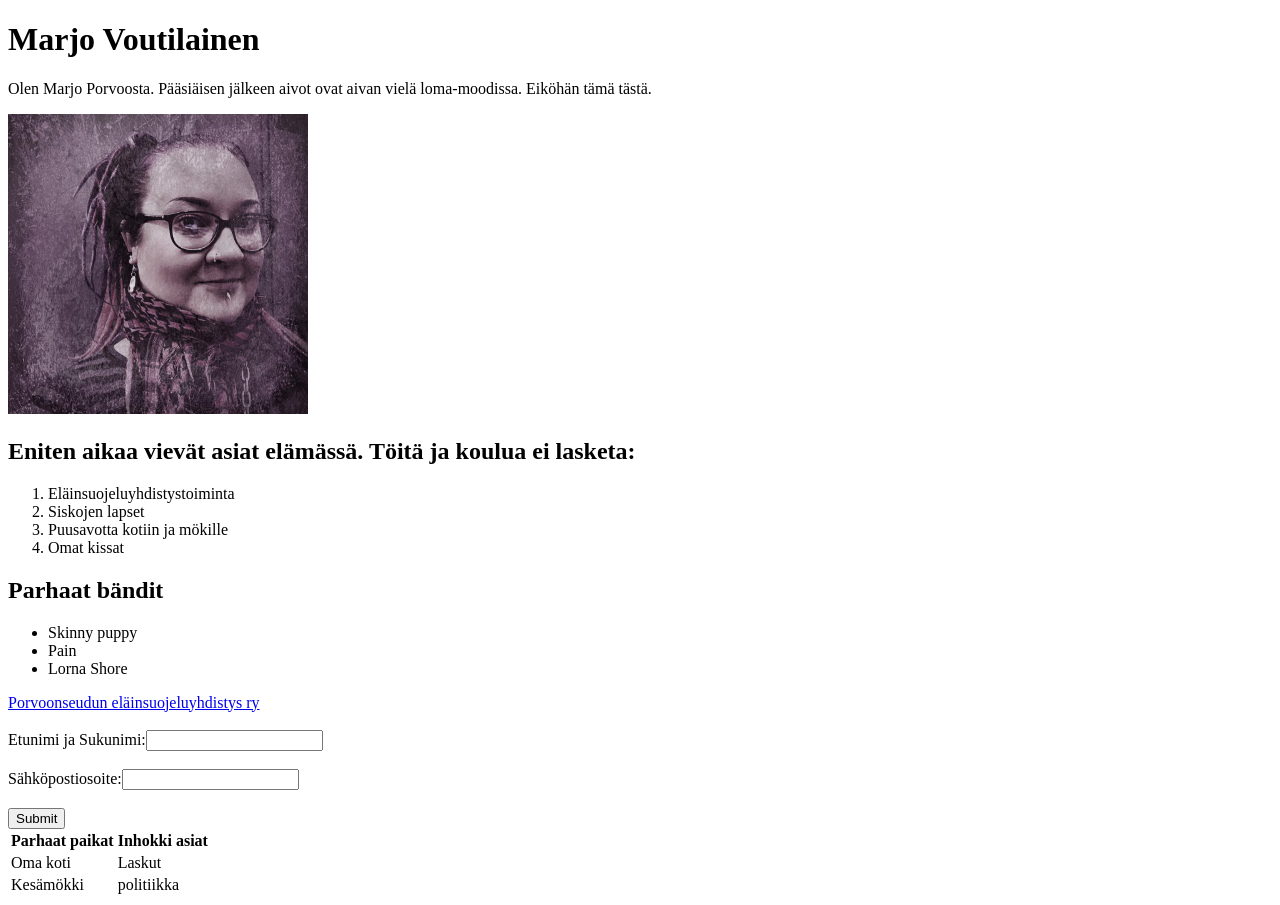
<file: index.html>
<!doctype html>
<html>
  <head>
    <title>Marjon eka sivu</title>
  </head>
  <body>
    <h1>Marjo Voutilainen</h1>
    <p>
      Olen Marjo Porvoosta. Pääsiäisen jälkeen aivot ovat aivan vielä loma-moodissa. Eiköhän tämä tästä.
    </p>
    <img
      src="images/oma%20kuva.jpg"
      alt="Marjo Voutilainen"
      width="300"
      height="300"
    />

  <h2>Eniten aikaa vievät asiat elämässä. Töitä ja koulua ei lasketa:</h2>
    <ol>
        <li>Eläinsuojeluyhdistystoiminta</li>
        <li>Siskojen lapset</li>
        <li>Puusavotta kotiin ja mökille</li>
        <li>Omat kissat</li>
    </ol>
    
    <h2>Parhaat bändit</h2>
    <ul>
        <li>Skinny puppy </li>
        <li>Pain</li>
        <li>Lorna Shore</li>
    </ul>

    <a href="https://www.psey.net/">Porvoonseudun eläinsuojeluyhdistys ry</a>
<br>
<br>
    <table>
      <tr>
        <th>Parhaat paikat</th>
        <th>Inhokki asiat</th>
      </tr>
      <tr>
        <td>Oma koti</td>
        <td>Laskut</td>
      </tr>
      <tr>
        <td>Kesämökki</td>
        <td>politiikka</td>
      </tr>

      <form>
        <label for="name">Etunimi ja Sukunimi:</label>
        <input type="text" id="name" name="" /><br /><br />
        <label for="email">Sähköpostiosoite:</label>
        <input type="email" id="email" name="email" /><br /><br />
        <input type="submit" value="Submit" />
      </form>
    </table>
  </body>
</html>
</file>
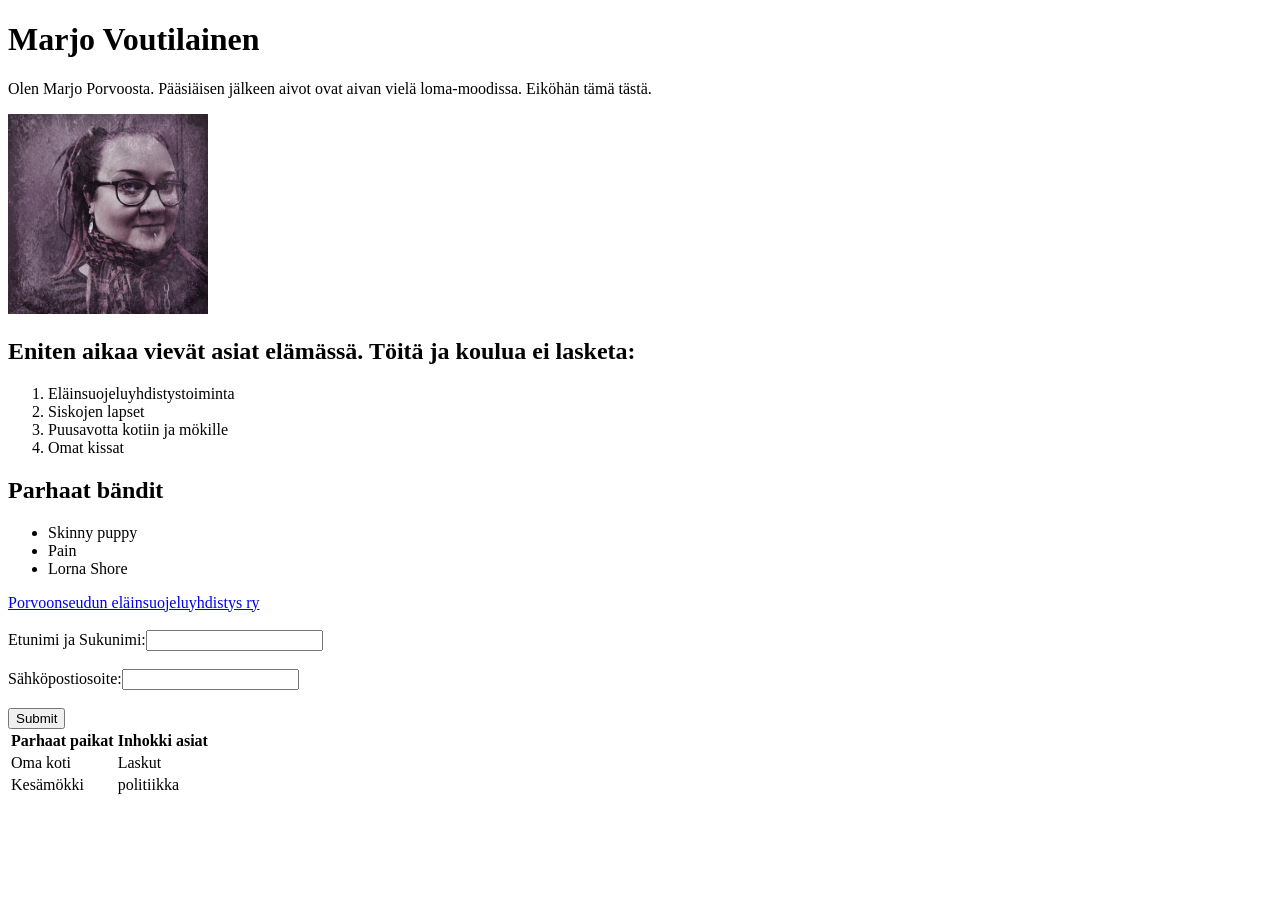
<file: 02 CSS Fundamentals/index.html>
<!doctype html>
<html>
  <head>
    <title>Marjon eka sivu</title>
  </head>
  <body>
    <h1>Marjo Voutilainen</h1>
    <p>
      Olen Marjo Porvoosta. Pääsiäisen jälkeen aivot ovat aivan vielä loma-moodissa. Eiköhän tämä tästä.
    </p>
    <img
      src="images/oma%20kuva.jpg"
      alt="Marjo Voutilainen"
      width="200"
      height="200"
    />

  <h2>Eniten aikaa vievät asiat elämässä. Töitä ja koulua ei lasketa:</h2>
    <ol>
        <li>Eläinsuojeluyhdistystoiminta</li>
        <li>Siskojen lapset</li>
        <li>Puusavotta kotiin ja mökille</li>
        <li>Omat kissat</li>
    </ol>
    
    <h2>Parhaat bändit</h2>
    <ul>
        <li>Skinny puppy </li>
        <li>Pain</li>
        <li>Lorna Shore</li>
    </ul>

    <a href="https://www.psey.net/">Porvoonseudun eläinsuojeluyhdistys ry</a>
<br>
<br>
    <table>
      <tr>
        <th>Parhaat paikat</th>
        <th>Inhokki asiat</th>
      </tr>
      <tr>
        <td>Oma koti</td>
        <td>Laskut</td>
      </tr>
      <tr>
        <td>Kesämökki</td>
        <td>politiikka</td>
      </tr>

      <form>
        <label for="name">Etunimi ja Sukunimi:</label>
        <input type="text" id="name" name="" /><br /><br />
        <label for="email">Sähköpostiosoite:</label>
        <input type="email" id="email" name="email" /><br /><br />
        <input type="submit" value="Submit" />
      </form>
    </table>
  </body>
</html>
</file>
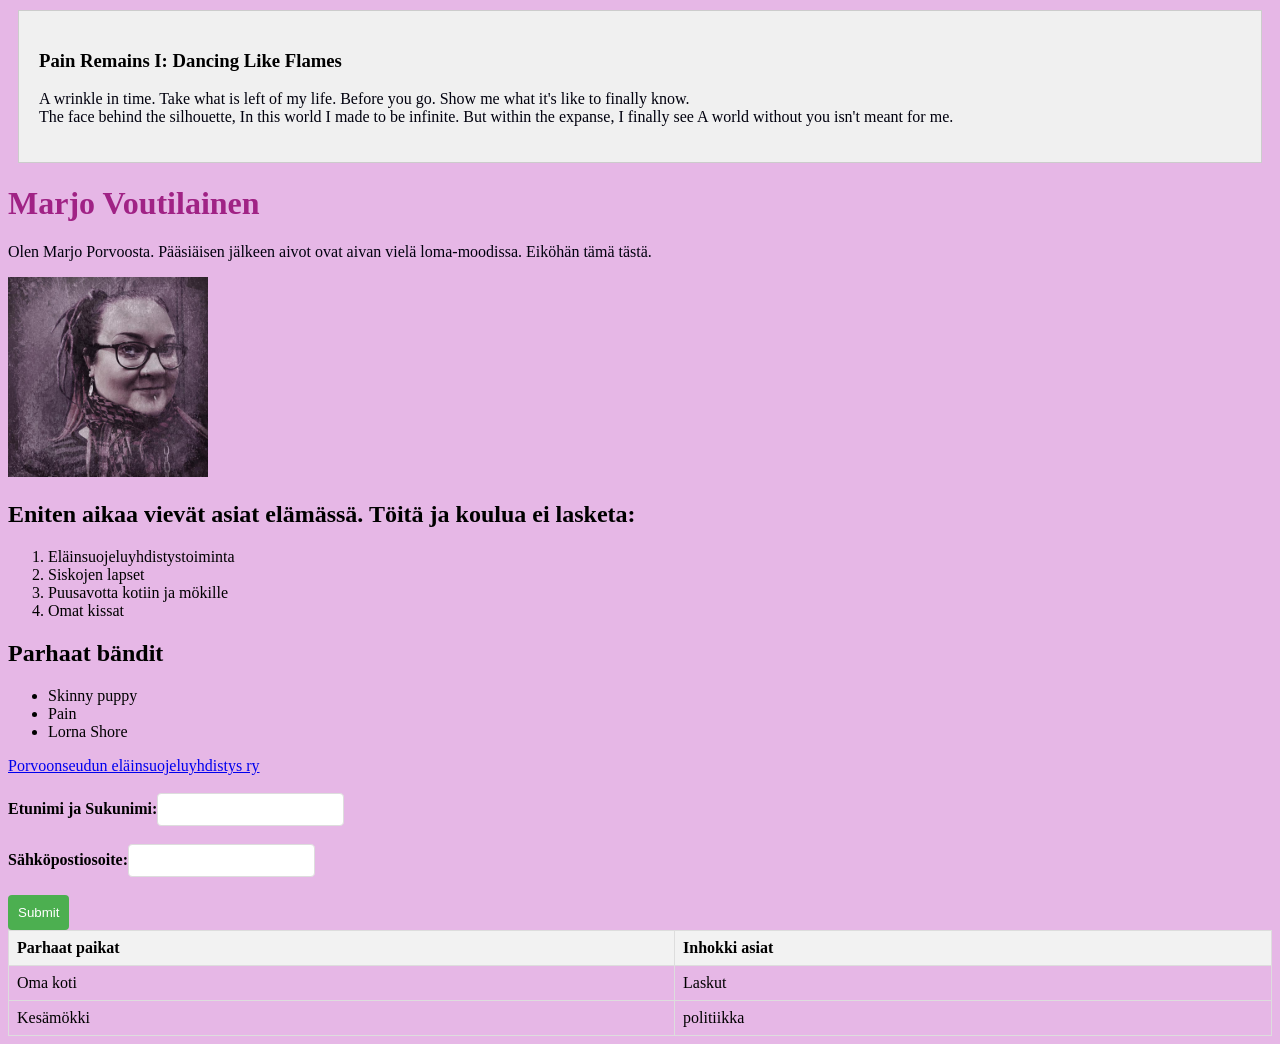
<file: 02_CSS_Fundamentals copy/index.html>
<!doctype html>
<html>
  <head>
  <meta charset="UTF-8">
  <title>Marjon eka sivu</title>
  <link rel="stylesheet" href="style.css">
  </head>

      <div class="content-box">
  <h3>Pain Remains I: Dancing Like Flames</h3>
  <p>A wrinkle in time.
Take what is left of my life.
Before you go.
Show me what it's like to finally know.
<br>
The face behind the silhouette,
In this world I made to be infinite.
But within the expanse, I finally see
A world without you isn't meant for me.</p>
</div>

  <body>
    <h1>Marjo Voutilainen</h1>
    <p>
      Olen Marjo Porvoosta. Pääsiäisen jälkeen aivot ovat aivan vielä loma-moodissa. Eiköhän tämä tästä.
    </p>
    <img
      src="images/oma%20kuva.jpg"
      alt="Marjo Voutilainen"
      width="200"
      height="200"
    />

  <h2>Eniten aikaa vievät asiat elämässä. Töitä ja koulua ei lasketa:</h2>
    <ol>
        <li>Eläinsuojeluyhdistystoiminta</li>
        <li>Siskojen lapset</li>
        <li>Puusavotta kotiin ja mökille</li>
        <li>Omat kissat</li>
    </ol>
    
    <h2>Parhaat bändit</h2>
    <ul>
        <li>Skinny puppy </li>
        <li>Pain</li>
        <li>Lorna Shore</li>
    </ul>

    <a href="https://www.psey.net/">Porvoonseudun eläinsuojeluyhdistys ry</a>
<br>
<br>
    <table>
      <tr>
        <th>Parhaat paikat</th>
        <th>Inhokki asiat</th>
      </tr>
      <tr>
        <td>Oma koti</td>
        <td>Laskut</td>
      </tr>
      <tr>
        <td>Kesämökki</td>
        <td>politiikka</td>
      </tr>

      <form>
        <label for="name">Etunimi ja Sukunimi:</label>
        <input type="text" id="name" name="" /><br /><br />
        <label for="email">Sähköpostiosoite:</label>
        <input type="email" id="email" name="email" /><br /><br />
        <input type="submit" value="Submit" />
      </form>
    </table>


  </body>
</html>
</file>
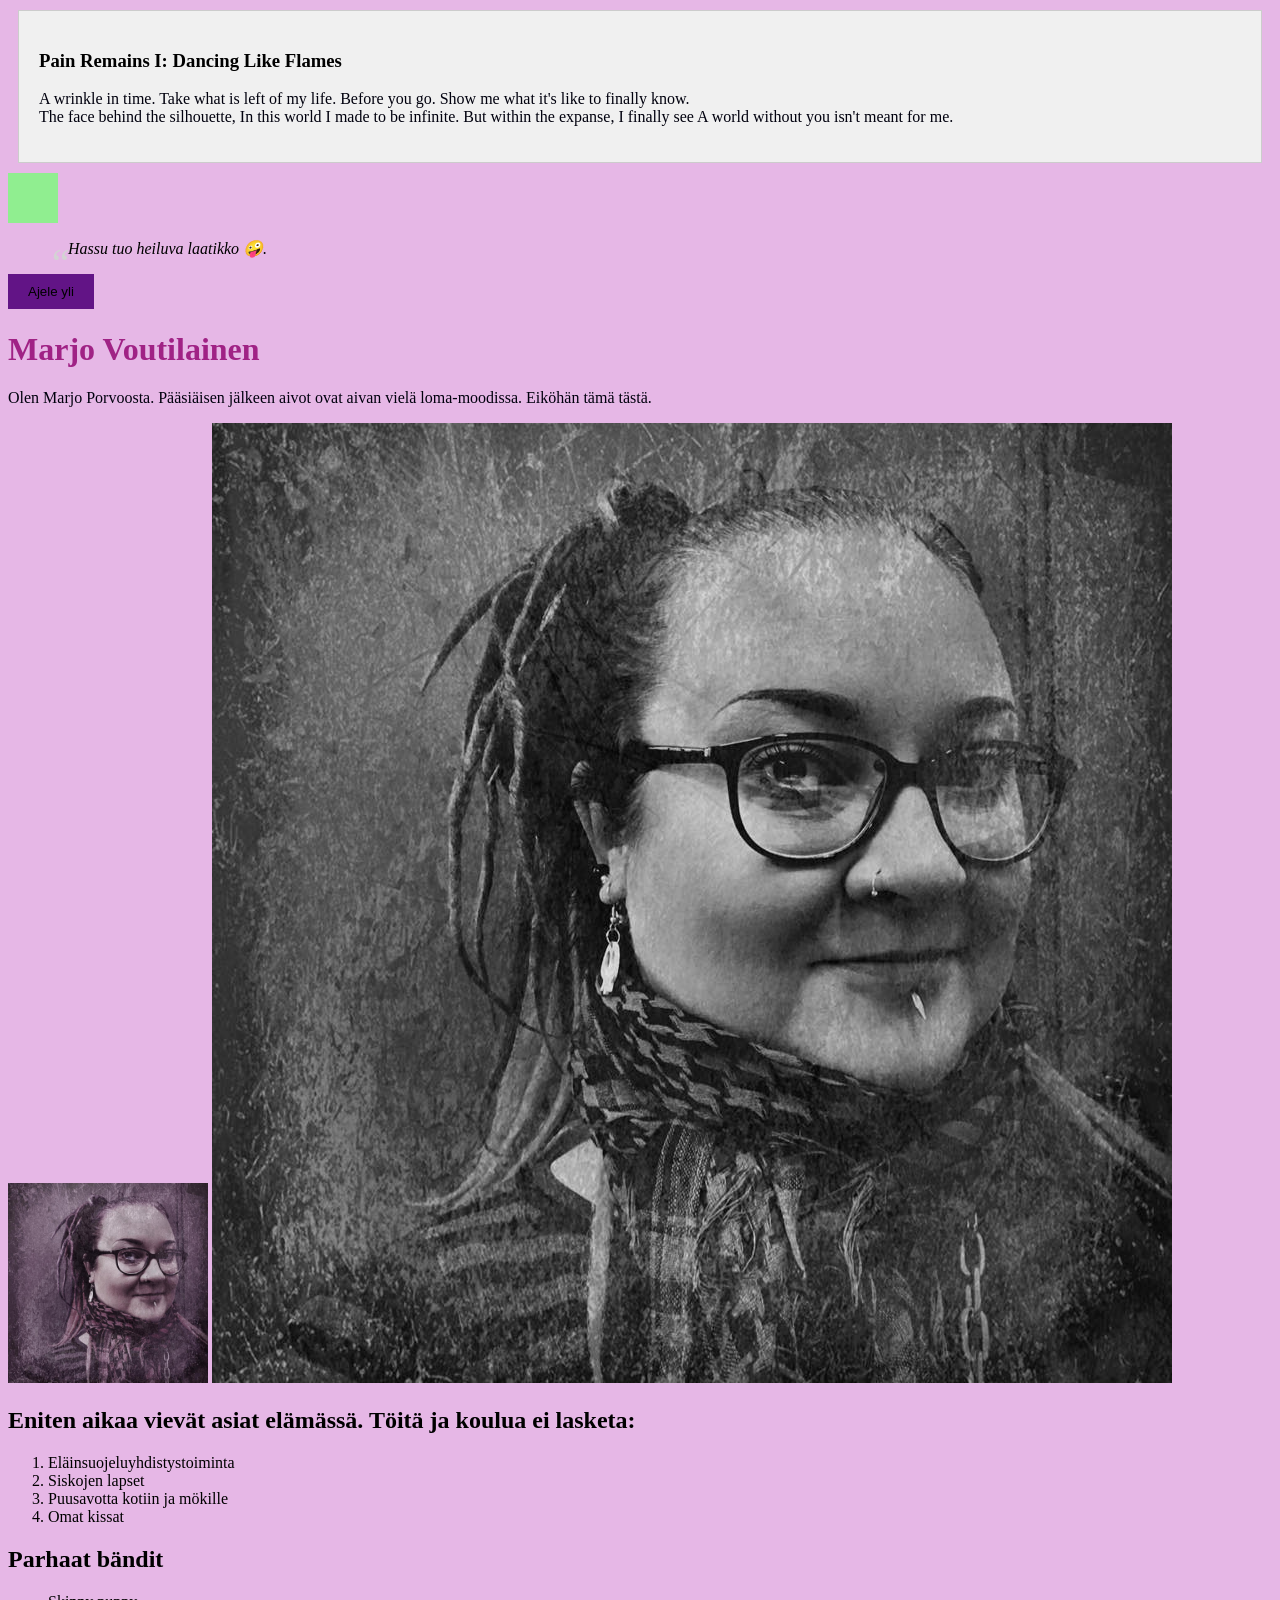
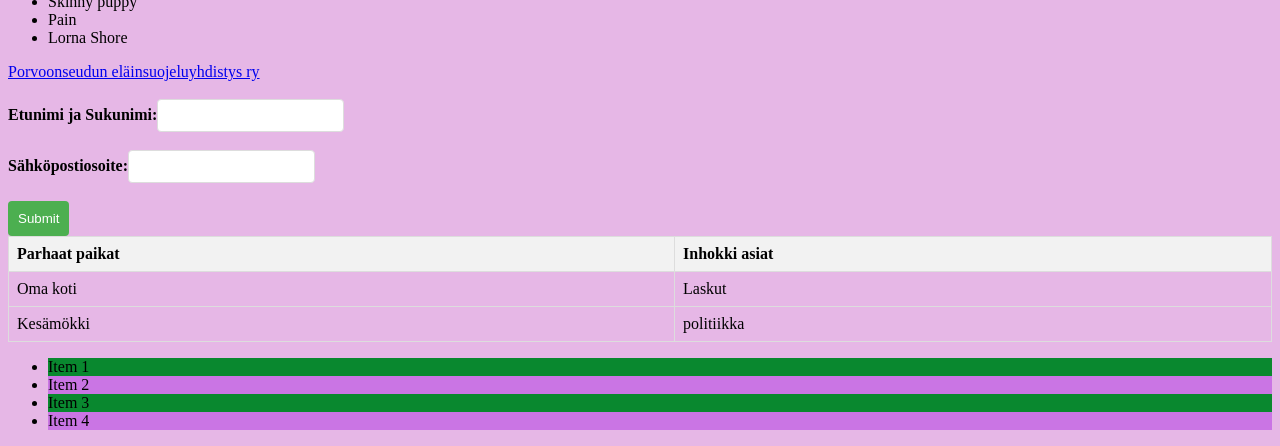
<file: 03_Advanced_CSS/index.html>
<!doctype html>
<html>
  <head>
  <meta charset="UTF-8">
  <title>Marjon eka sivu</title>
  <link rel="stylesheet" href="style.css">
  </head>

      <div class="content-box">
  <h3>Pain Remains I: Dancing Like Flames</h3>
  <p>A wrinkle in time.
Take what is left of my life.
Before you go.
Show me what it's like to finally know.
<br>
The face behind the silhouette,
In this world I made to be infinite.
But within the expanse, I finally see
A world without you isn't meant for me.</p>
</div>

<div class="animation-box"></div>

<blockquote class="quote">
        Hassu tuo heiluva laatikko 🤪.
      </blockquote>

  <body>
    <button class="transition-button">Ajele yli</button>

    <h1>Marjo Voutilainen</h1>
    <p>
      Olen Marjo Porvoosta. Pääsiäisen jälkeen aivot ovat aivan vielä loma-moodissa. Eiköhän tämä tästä.
    </p>
    <img
      src="images/oma%20kuva.jpg"
      alt="Marjo Voutilainen"
      width="200"
      height="200"
    />
<img src="images/oma%20kuva.jpg" alt="Marjo Voutilainen, a person from Porvoo, smiling at the camera in a portrait-style photograph with a neutral background" class="filter-image">

  <h2>Eniten aikaa vievät asiat elämässä. Töitä ja koulua ei lasketa:</h2>
    <ol>
        <li>Eläinsuojeluyhdistystoiminta</li>
        <li>Siskojen lapset</li>
        <li>Puusavotta kotiin ja mökille</li>
        <li>Omat kissat</li>
    </ol>
    
    <h2>Parhaat bändit</h2>
    <ul>
        <li>Skinny puppy </li>
        <li>Pain</li>
        <li>Lorna Shore</li>
    </ul>

    <a href="https://www.psey.net/">Porvoonseudun eläinsuojeluyhdistys ry</a>
<br>
<br>
    <table>
      <tr>
        <th>Parhaat paikat</th>
        <th>Inhokki asiat</th>
      </tr>
      <tr>
        <td>Oma koti</td>
        <td>Laskut</td>
      </tr>
      <tr>
        <td>Kesämökki</td>
        <td>politiikka</td>
      </tr>

      <form>
        <label for="name">Etunimi ja Sukunimi:</label>
        <input type="text" id="name" name="" /><br /><br />
        <label for="email">Sähköpostiosoite:</label>
        <input type="email" id="email" name="email" /><br /><br />
        <input type="submit" value="Submit" />
      </form>
    </table>
<ul class="pseudo-list">
        <li>Item 1</li>
        <li>Item 2</li>
        <li>Item 3</li>
        <li>Item 4</li>
      </ul>

  </body>
</html>
</file>
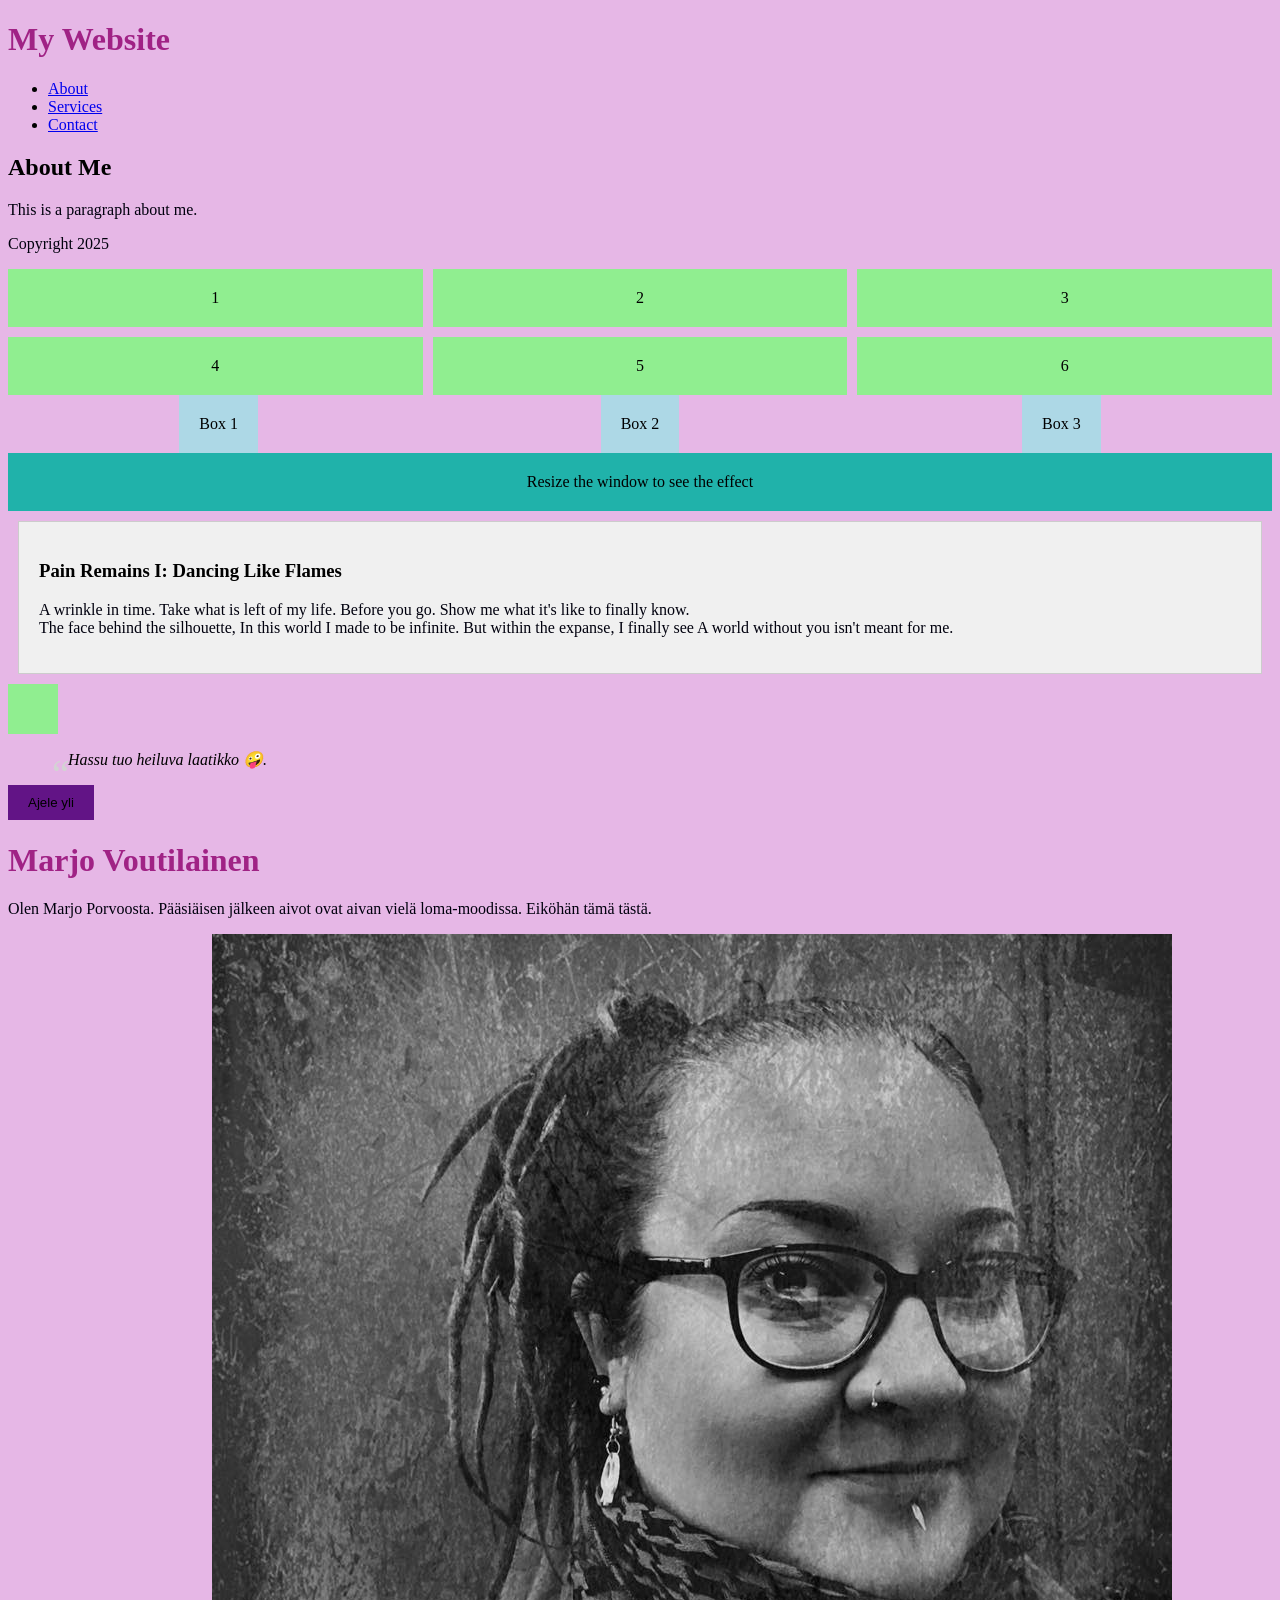
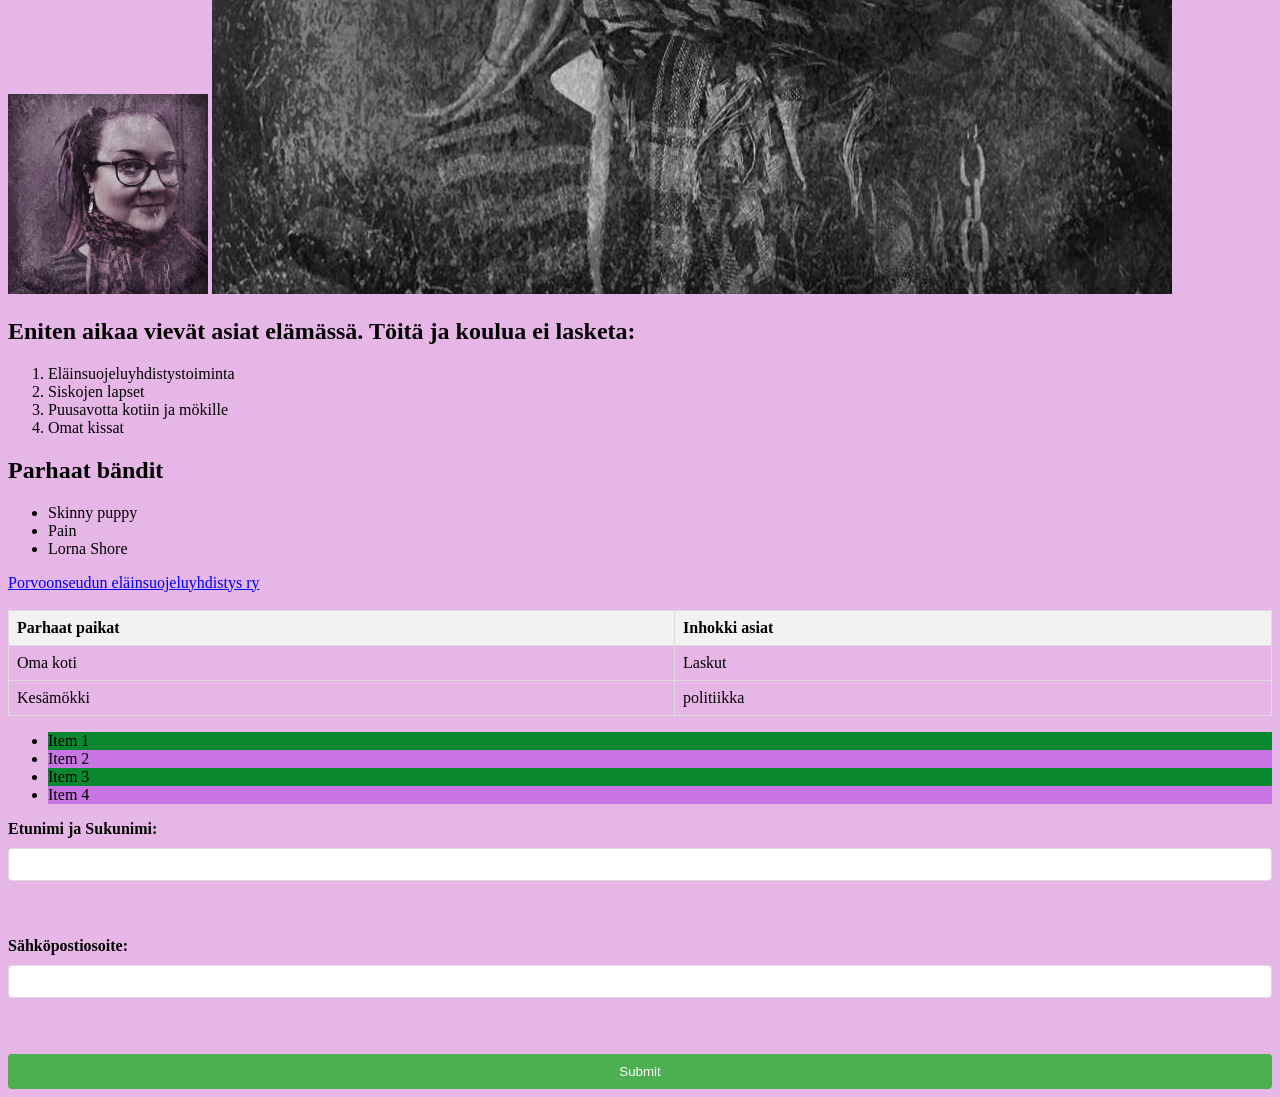
<file: 04_Page_layout/index.html>
<!doctype html>
<html>
  <head>
  <meta charset="UTF-8">
  <title>Marjon eka sivu</title>
  <link rel="stylesheet" href="style.css">
  </head>

     

  <body>

    <header>
  <h1>My Website</h1>
  <nav>
    <ul>
      <li><a href="#about">About</a></li>
      <li><a href="#services">Services</a></li>
      <li><a href="#contact">Contact</a></li>
    </ul>
  </nav>
</header>

<main>
  <section id="about">
    <h2>About Me</h2>
    <p>This is a paragraph about me.</p>
  </section>
</main>

<footer>
  <p>Copyright 2025</p>
</footer>

<div class="grid-container">
  <div class="grid-item">1</div>
  <div class="grid-item">2</div>
  <div class="grid-item">3</div>
  <div class="grid-item">4</div>
  <div class="grid-item">5</div>
  <div class="grid-item">6</div>
</div>


<div class="flex-container">
  <div class="box">Box 1</div>
  <div class="box">Box 2</div>
  <div class="box">Box 3</div>
</div>

<div class="responsive-box">Resize the window to see the effect</div>

     <div class="content-box">
  <h3>Pain Remains I: Dancing Like Flames</h3>
  <p>A wrinkle in time.
Take what is left of my life.
Before you go.
Show me what it's like to finally know.
<br>
The face behind the silhouette,
In this world I made to be infinite.
But within the expanse, I finally see
A world without you isn't meant for me.</p>
</div>

<div class="animation-box"></div>

<blockquote class="quote">
        Hassu tuo heiluva laatikko 🤪.
      </blockquote>
    <button class="transition-button">Ajele yli</button>

    <h1>Marjo Voutilainen</h1>
    <p>
      Olen Marjo Porvoosta. Pääsiäisen jälkeen aivot ovat aivan vielä loma-moodissa. Eiköhän tämä tästä.
    </p>
    <img
      src="images/oma%20kuva.jpg"
      alt="Marjo Voutilainen"
      width="200"
      height="200"
    />
<img src="images/oma%20kuva.jpg" alt="Marjo Voutilainen, a person from Porvoo, smiling at the camera in a portrait-style photograph with a neutral background" class="filter-image">

  <h2>Eniten aikaa vievät asiat elämässä. Töitä ja koulua ei lasketa:</h2>
    <ol>
        <li>Eläinsuojeluyhdistystoiminta</li>
        <li>Siskojen lapset</li>
        <li>Puusavotta kotiin ja mökille</li>
        <li>Omat kissat</li>
    </ol>
    
    <h2>Parhaat bändit</h2>
    <ul>
        <li>Skinny puppy </li>
        <li>Pain</li>
        <li>Lorna Shore</li>
    </ul>

    <a href="https://www.psey.net/">Porvoonseudun eläinsuojeluyhdistys ry</a>
<br>
<br>
    <table>
      <thead>
        <tr>
          <th>Parhaat paikat</th>
          <th>Inhokki asiat</th>
        </tr>
      </thead>
      <tbody>
        <tr>
          <td>Oma koti</td>
          <td>Laskut</td>
        </tr>
        <tr>
          <td>Kesämökki</td>
          <td>politiikka</td>
        </tr>
      </tbody>
    </table>
    
    <ul class="pseudo-list">
      <li>Item 1</li>
      <li>Item 2</li>
      <li>Item 3</li>
      <li>Item 4</li>
    </ul>

    <form action="#">
      <label for="name">Etunimi ja Sukunimi:</label>
      <input type="text" id="name" name="name" />
      <br /><br />
      <label for="email">Sähköpostiosoite:</label>
      <input type="email" id="email" name="email" />
      <br /><br />
      <input type="submit" value="Submit" />
    </form>
  </body>
</html>
</file>
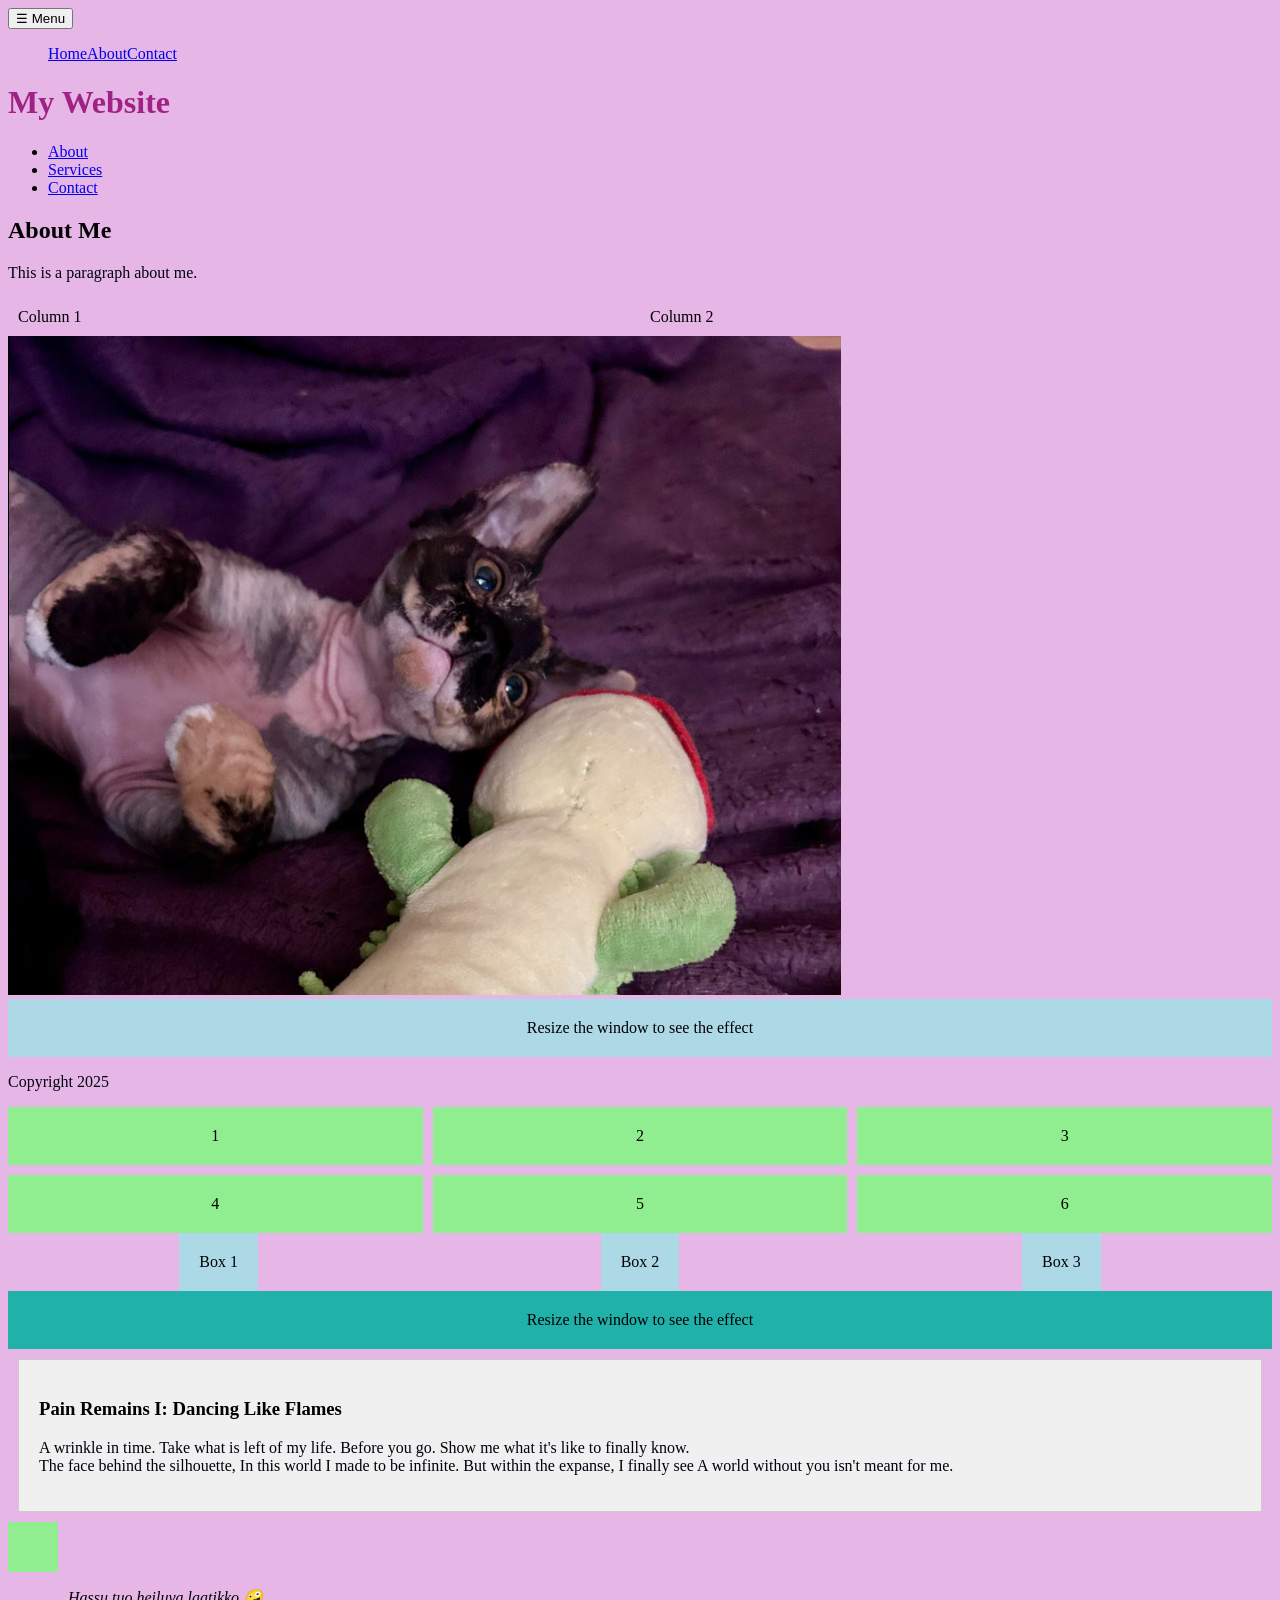
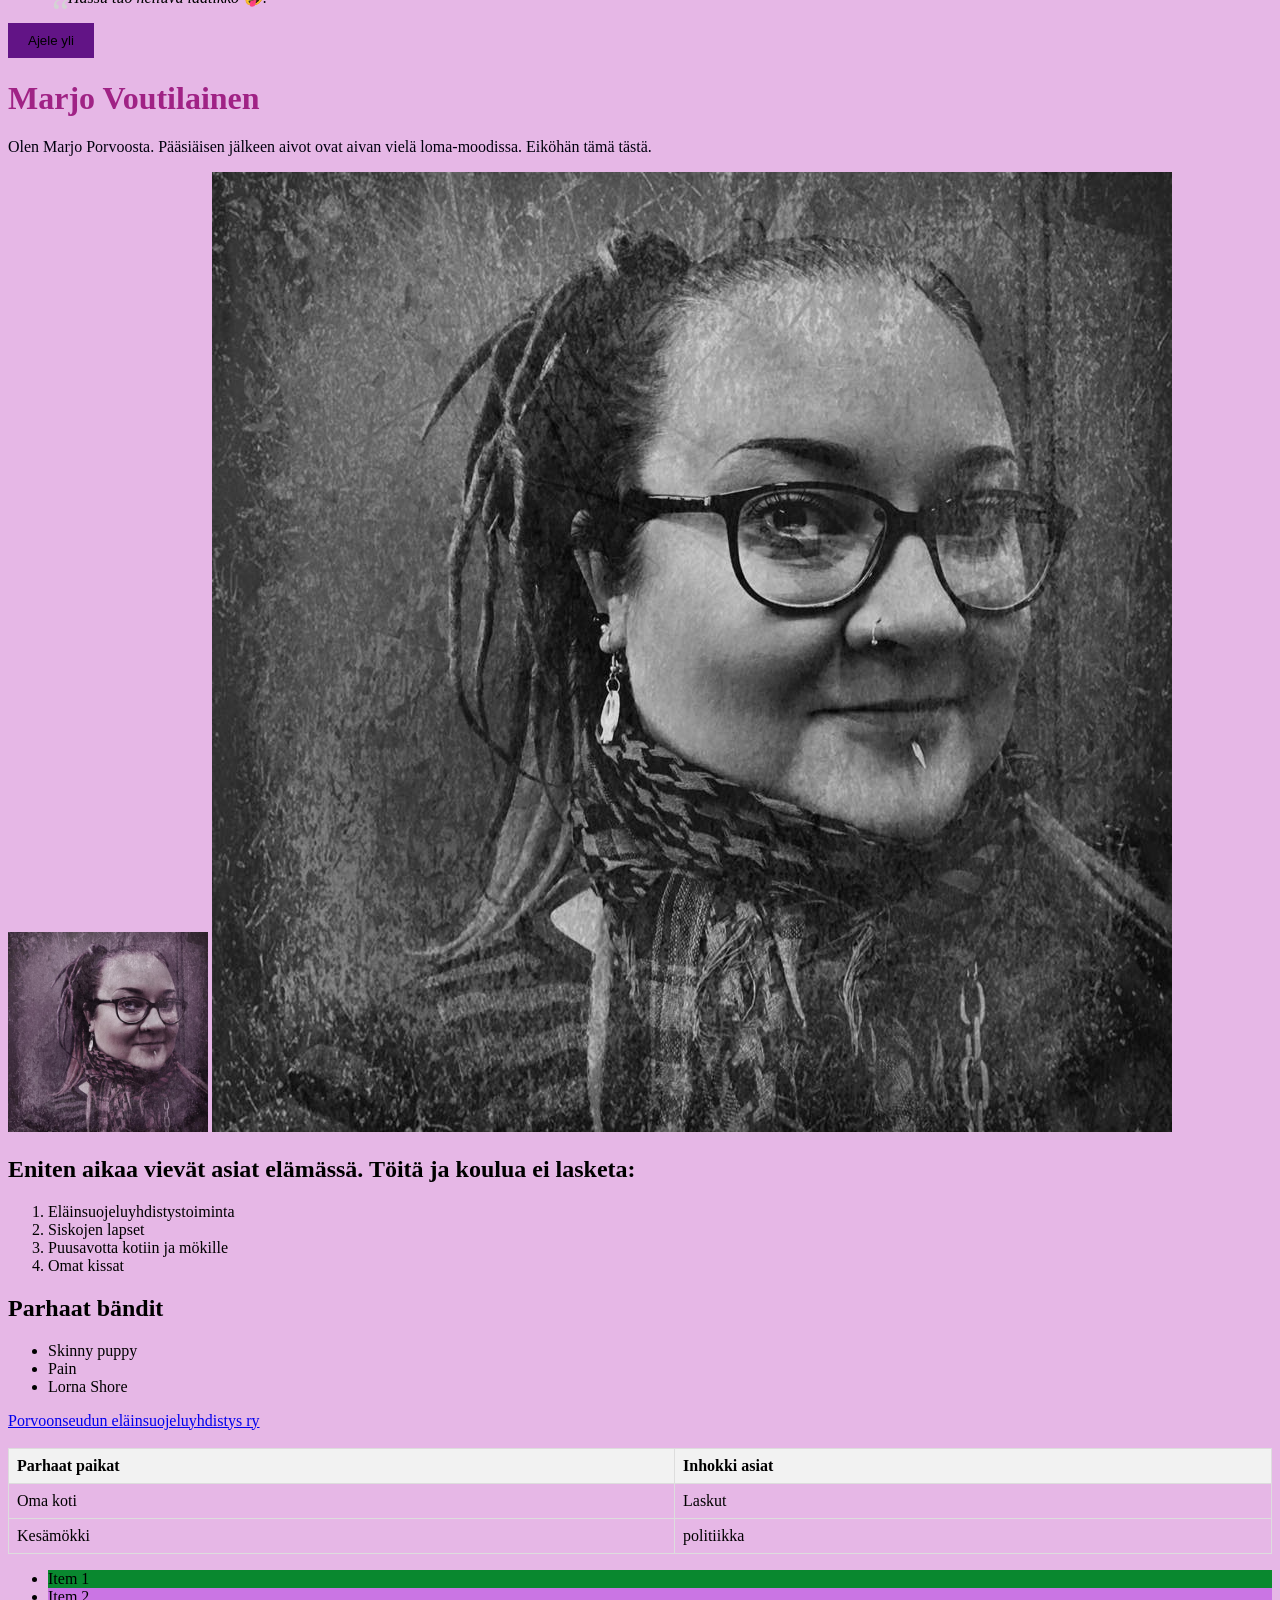
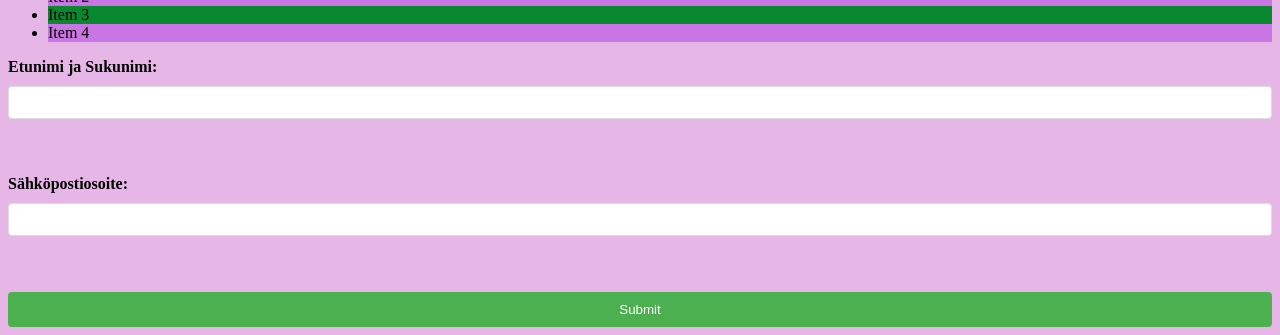
<file: 05_Responsive_Design/index.html>
<!doctype html>
<html>
  <head>
  <meta charset="UTF-8">
  <title>Marjon eka sivu</title>
  <link rel="stylesheet" href="style.css">
  </head>

     

  <body>

        <nav class="responsive-nav">
      <button class="menu-toggle">☰ Menu</button>
      <ul class="nav-list">
        <li><a href="#">Home</a></li>
        <li><a href="#">About</a></li>
        <li><a href="#">Contact</a></li>
      </ul>
    </nav>
    
    <header>
  <h1>My Website</h1>
  <nav>
    <ul>
      <li><a href="#about">About</a></li>
      <li><a href="#services">Services</a></li>
      <li><a href="#contact">Contact</a></li>
    </ul>
  </nav>
</header>

<main>
  <section id="about">
    <h2>About Me</h2>
    <p>This is a paragraph about me.</p>
  </section>
</main>

<div class="responsive-container">
      <div class="column">Column 1</div>
      <div class="column">Column 2</div>
    </div>

    <img src="images/BAThery.jpg" alt="Responsive Image" class="responsive-image">

    <div class="media-query-box">Resize the window to see the effect</div>



<footer>
  <p>Copyright 2025</p>
</footer>

<div class="grid-container">
  <div class="grid-item">1</div>
  <div class="grid-item">2</div>
  <div class="grid-item">3</div>
  <div class="grid-item">4</div>
  <div class="grid-item">5</div>
  <div class="grid-item">6</div>
</div>


<div class="flex-container">
  <div class="box">Box 1</div>
  <div class="box">Box 2</div>
  <div class="box">Box 3</div>
</div>

<div class="responsive-box">Resize the window to see the effect</div>

     <div class="content-box">
  <h3>Pain Remains I: Dancing Like Flames</h3>
  <p>A wrinkle in time.
Take what is left of my life.
Before you go.
Show me what it's like to finally know.
<br>
The face behind the silhouette,
In this world I made to be infinite.
But within the expanse, I finally see
A world without you isn't meant for me.</p>
</div>

<div class="animation-box"></div>

<blockquote class="quote">
        Hassu tuo heiluva laatikko 🤪.
      </blockquote>
    <button class="transition-button">Ajele yli</button>

    <h1>Marjo Voutilainen</h1>
    <p>
      Olen Marjo Porvoosta. Pääsiäisen jälkeen aivot ovat aivan vielä loma-moodissa. Eiköhän tämä tästä.
    </p>
    <img
      src="images/oma%20kuva.jpg"
      alt="Marjo Voutilainen"
      width="200"
      height="200"
    />
<img src="images/oma%20kuva.jpg" alt="Marjo Voutilainen, a person from Porvoo, smiling at the camera in a portrait-style photograph with a neutral background" class="filter-image">

  <h2>Eniten aikaa vievät asiat elämässä. Töitä ja koulua ei lasketa:</h2>
    <ol>
        <li>Eläinsuojeluyhdistystoiminta</li>
        <li>Siskojen lapset</li>
        <li>Puusavotta kotiin ja mökille</li>
        <li>Omat kissat</li>
    </ol>
    
    <h2>Parhaat bändit</h2>
    <ul>
        <li>Skinny puppy </li>
        <li>Pain</li>
        <li>Lorna Shore</li>
    </ul>

    <a href="https://www.psey.net/">Porvoonseudun eläinsuojeluyhdistys ry</a>
<br>
<br>
    <table>
      <tr>
        <th>Parhaat paikat</th>
        <th>Inhokki asiat</th>
      </tr>
      <tr>
        <td>Oma koti</td>
        <td>Laskut</td>
      </tr>
      <tr>
        <td>Kesämökki</td>
        <td>politiikka</td>
      </tr>

    </table>
    
<ul class="pseudo-list">
        <li>Item 1</li>
        <li>Item 2</li>
        <li>Item 3</li>
        <li>Item 4</li>
      </ul>

     <form>
        <label for="name">Etunimi ja Sukunimi:</label>
        <input type="text" id="name" name="" /><br /><br />
        <label for="email">Sähköpostiosoite:</label>
        <input type="email" id="email" name="email" /><br /><br />
        <input type="submit" value="Submit" />
      </form>
  </body>
</html>
</file>
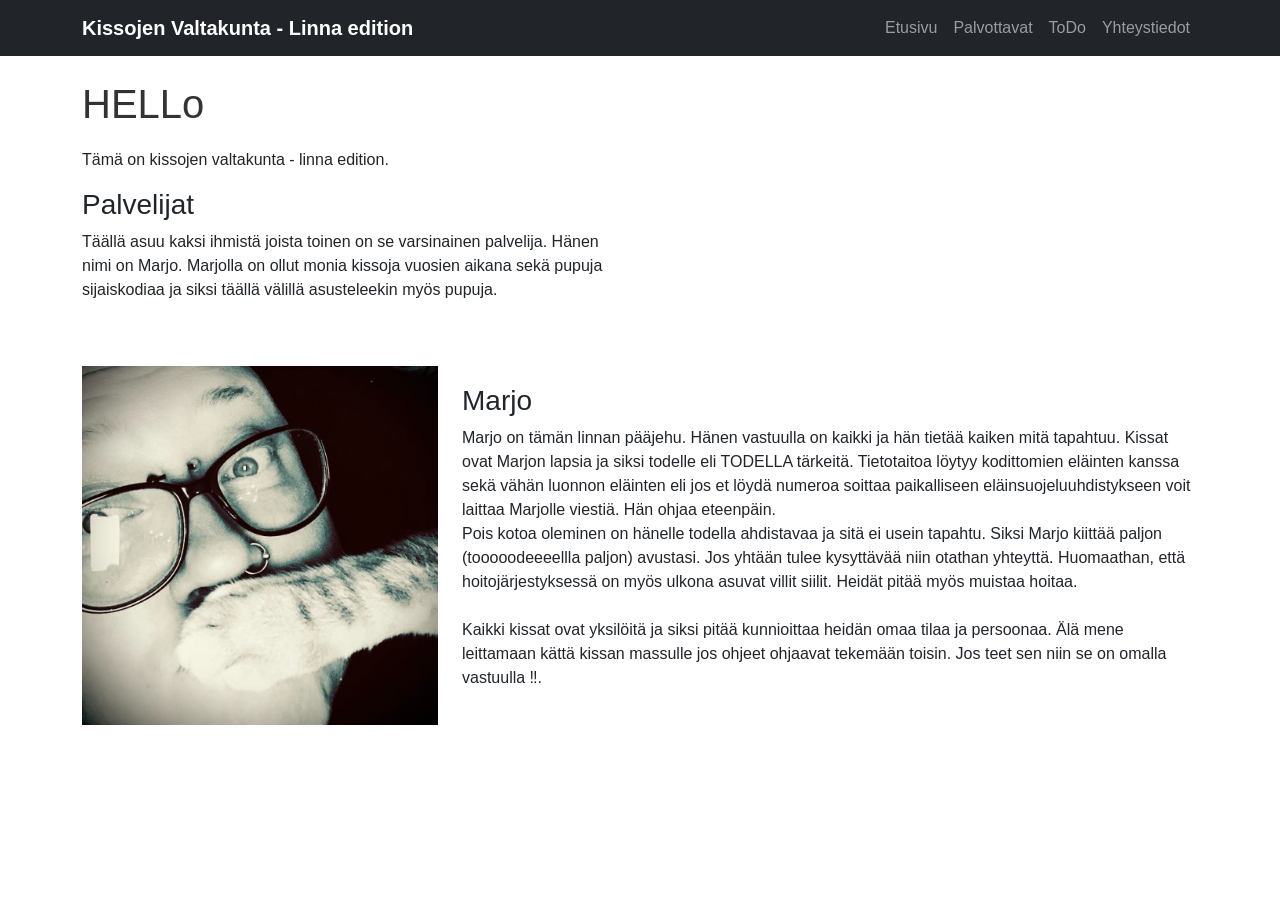
<file: 07_Course_Project_Work/index.html>
<!DOCTYPE html>
<html lang="fi">
<head>
    <meta charset="UTF-8">
    <meta name="viewport" content="width=device-width, initial-scale=1.0">
    <title>Sivustoni</title>

    <!-- Bootstrap -->
    <link href="https://cdn.jsdelivr.net/npm/bootstrap@5.3.0/dist/css/bootstrap.min.css" rel="stylesheet">

    <!-- Oma CSS -->
    <link rel="stylesheet" href="style.css">
</head>
<body>

<!-- Navigaatio -->
<nav class="navbar navbar-expand-lg navbar-dark bg-dark">
  <div class="container">
    <a class="navbar-brand" href="index.html">Kissojen Valtakunta - Linna edition</a>

    <button class="navbar-toggler" type="button" data-bs-toggle="collapse" data-bs-target="#menu">
      <span class="navbar-toggler-icon"></span>
    </button>

    <div class="collapse navbar-collapse" id="menu">
      <ul class="navbar-nav ms-auto">
        <li class="nav-item"><a class="nav-link" href="index.html">Etusivu</a></li>
        <li class="nav-item"><a class="nav-link" href="palvottavat.html">Palvottavat</a></li>
        <li class="nav-item"><a class="nav-link" href="todo.html">ToDo</a></li>
        <li class="nav-item"><a class="nav-link" href="yhteystiedot.html">Yhteystiedot</a></li>
      </ul>
    </div>
  </div>
</nav>

<div class="container mt-4">


<h1>HELLo</h1>
<p>Tämä on kissojen valtakunta - linna edition.</p>

<div class="row">
  <div class="col-md-6">
    <h3>Palvelijat</h3>
    <p>Täällä asuu kaksi ihmistä joista toinen on se varsinainen palvelija. Hänen nimi on Marjo. Marjolla on ollut monia kissoja vuosien aikana sekä pupuja sijaiskodiaa ja siksi täällä välillä asusteleekin myös pupuja.</p>
  </div>
  <div class="col-md-6">
  
  </div>
</div>

<div class="row align-items-center mt-5">

  <div class="col-md-4">
    <img src="images/minaniin.png" class="img-fluid profiili-kuva" alt="Minä">
  </div>

  <div class="col-md-8">
    <h3>Marjo</h3>
    <p>
     Marjo on tämän linnan pääjehu. Hänen vastuulla on kaikki ja hän tietää kaiken mitä tapahtuu. Kissat ovat Marjon lapsia ja siksi todelle eli TODELLA tärkeitä. Tietotaitoa löytyy kodittomien eläinten kanssa sekä vähän luonnon eläinten eli jos et löydä numeroa soittaa paikalliseen eläinsuojeluuhdistykseen voit laittaa Marjolle viestiä. Hän ohjaa eteenpäin. 
     <br> Pois kotoa oleminen on hänelle todella ahdistavaa ja sitä ei usein tapahtu. Siksi Marjo kiittää paljon (tooooodeeeellla paljon) avustasi. Jos yhtään tulee kysyttävää niin otathan yhteyttä. Huomaathan, että hoitojärjestyksessä on myös ulkona asuvat villit siilit. Heidät pitää myös muistaa hoitaa. 
     <br> 
     <br> Kaikki kissat ovat yksilöitä ja siksi pitää kunnioittaa heidän omaa tilaa ja persoonaa. Älä mene leittamaan kättä kissan massulle jos ohjeet ohjaavat tekemään toisin. Jos teet sen niin se on omalla vastuulla ‼️. 
    </p>
  </div>

</div>

</div>

<script src="https://cdn.jsdelivr.net/npm/bootstrap@5.3.0/dist/js/bootstrap.bundle.min.js"></script>
</body>
</html>
</file>
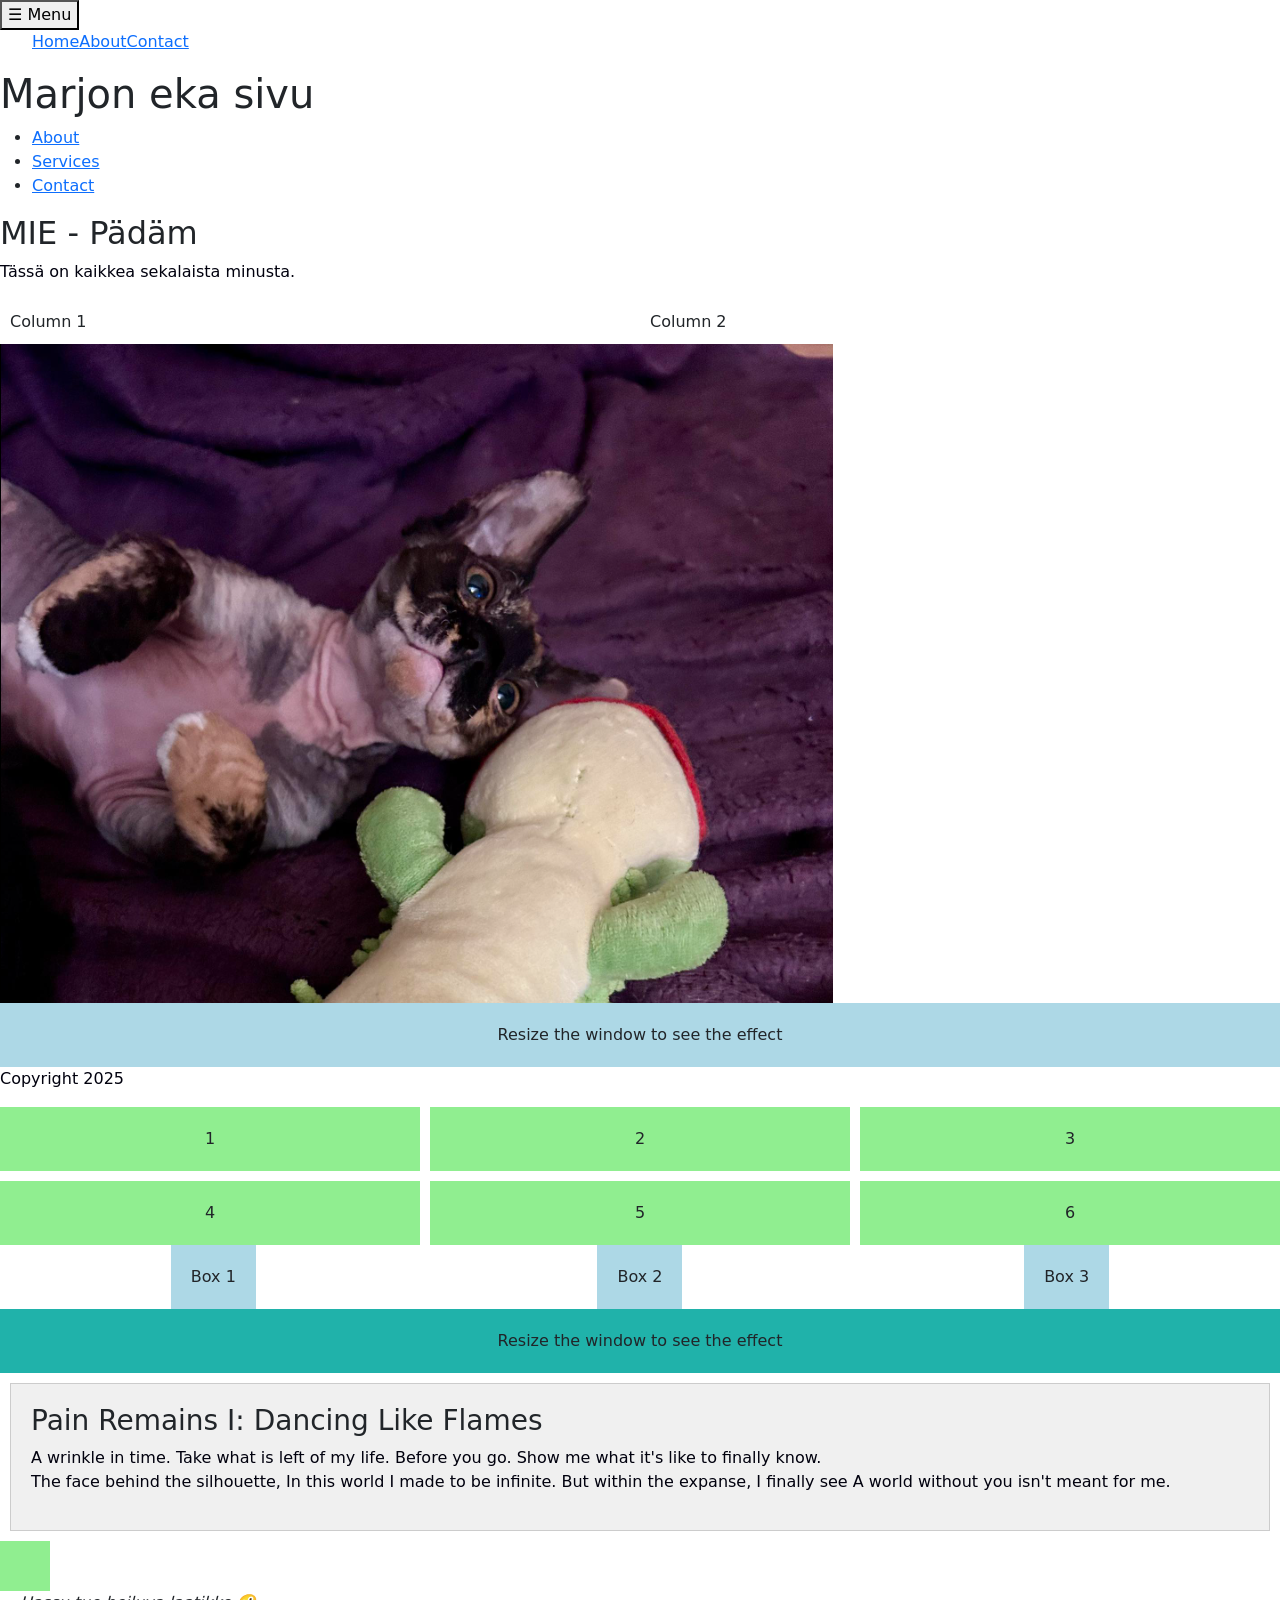
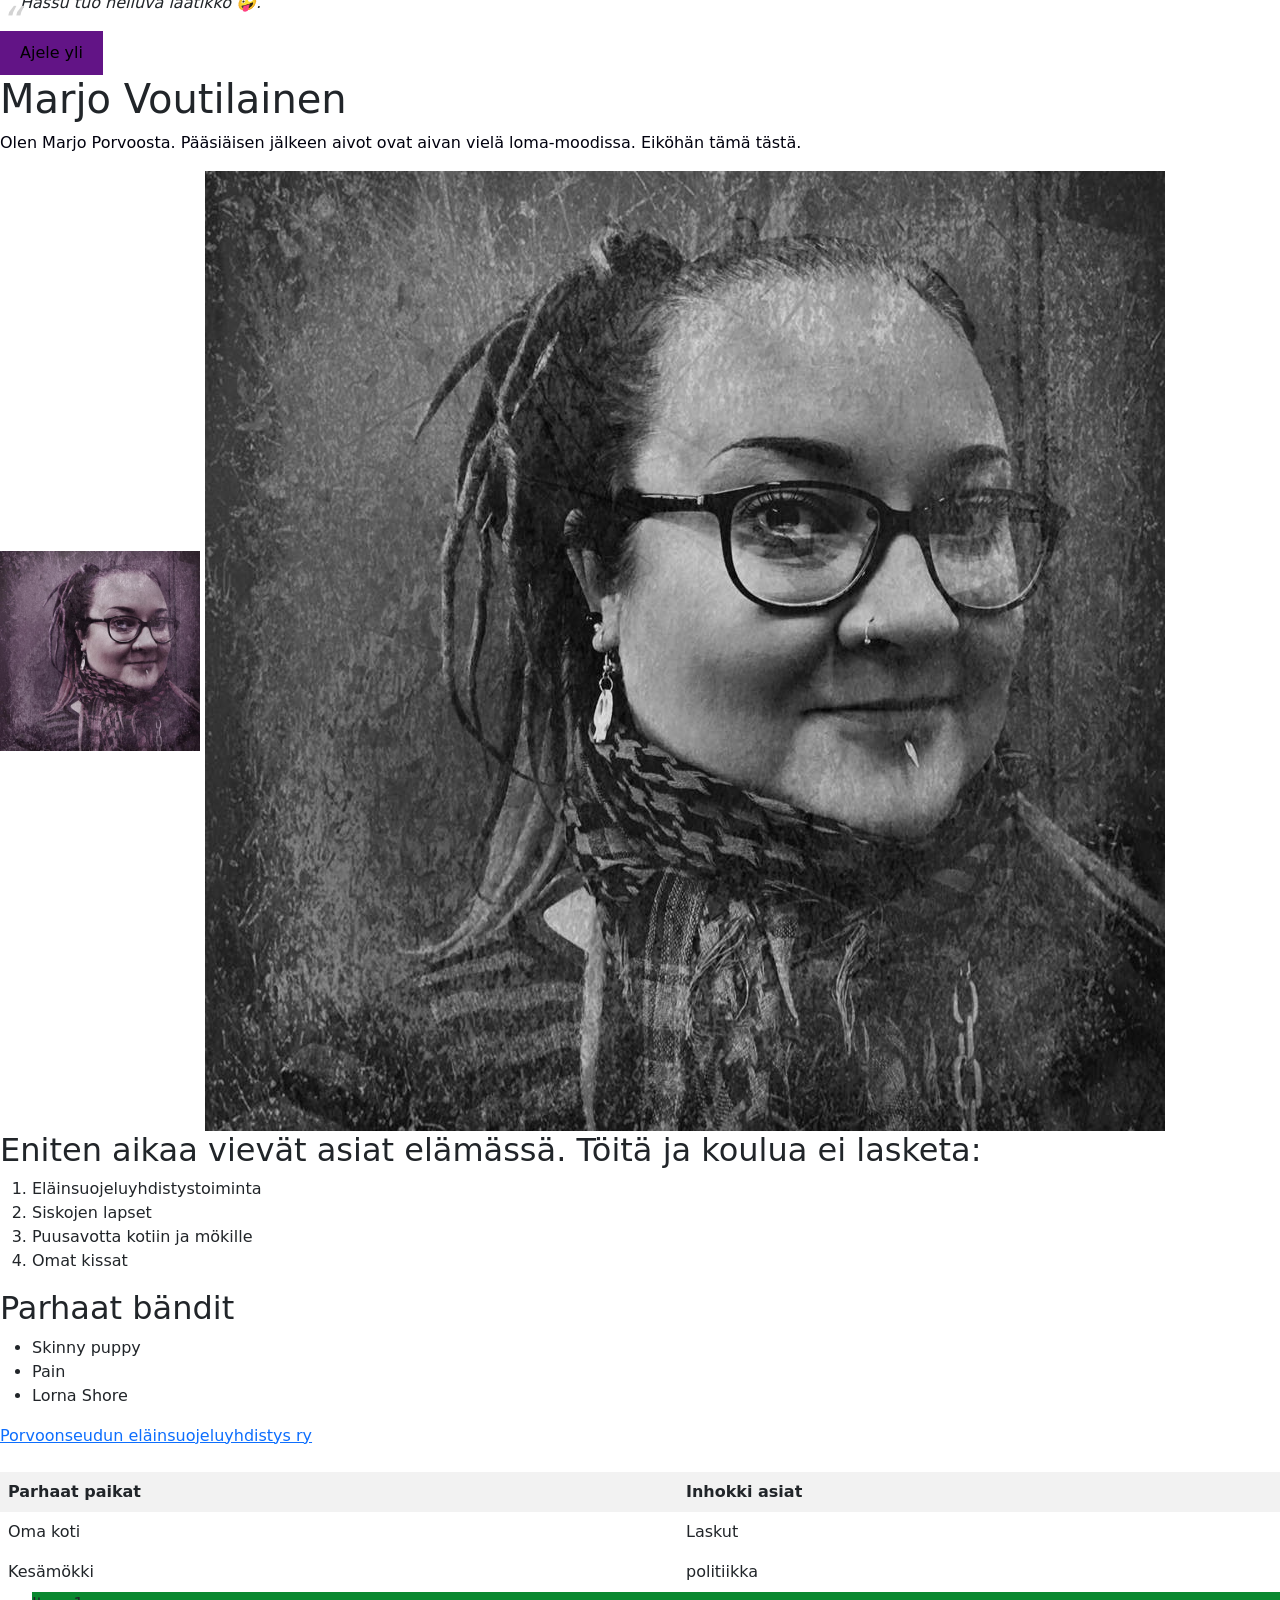
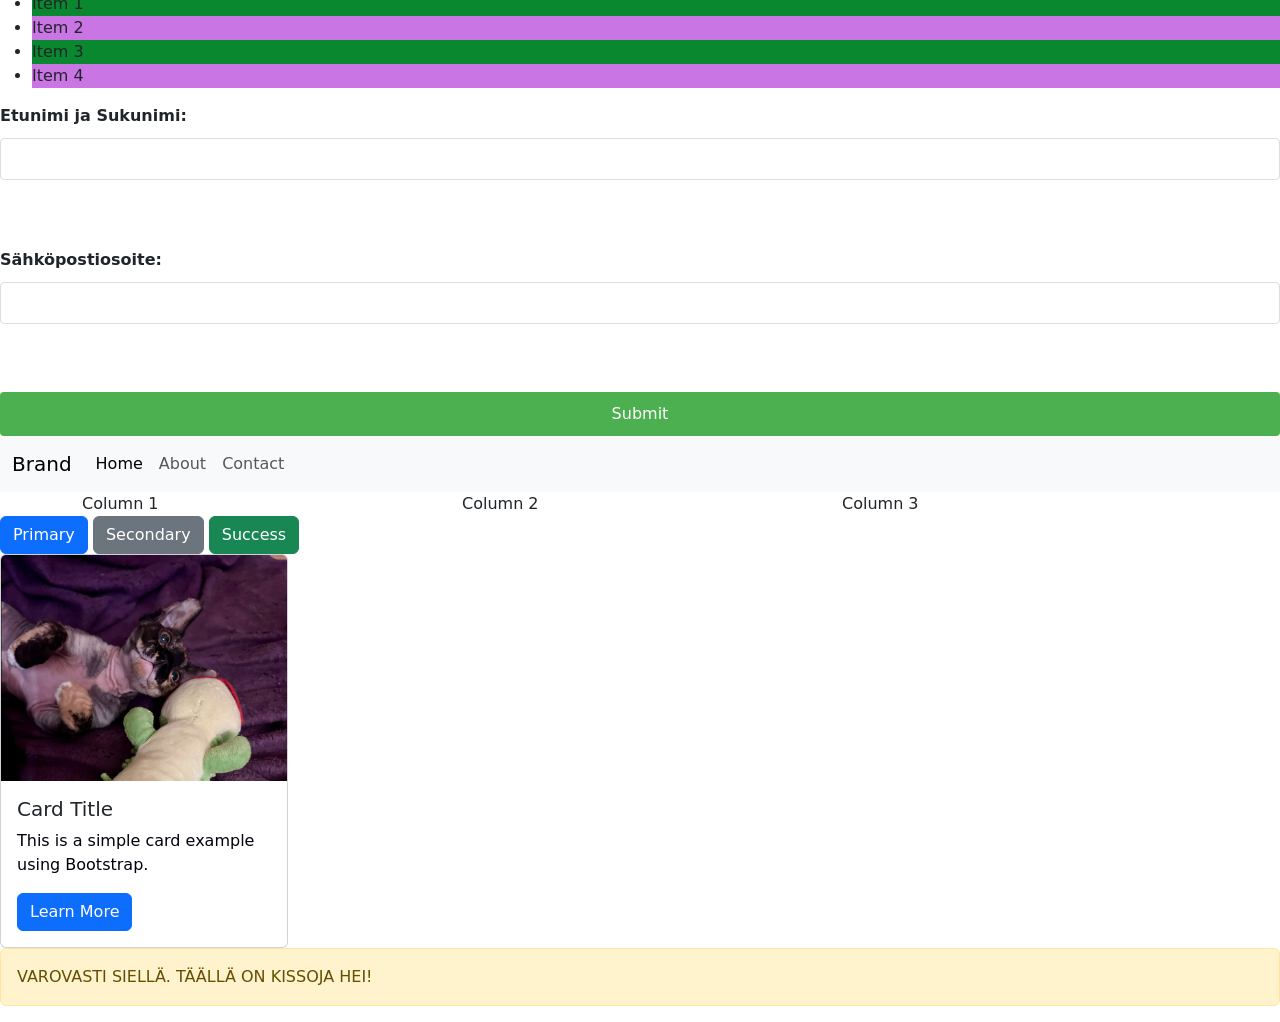
<file: Workshop_6_Bootstrap/index.html>
<!doctype html>
<html>
  <head>
  <meta charset="UTF-8">
  <title>Marjon eka sivu</title>
  <link rel="stylesheet" href="style.css">

  <!-- Bootstrap CSS -->
<link href="https://cdn.jsdelivr.net/npm/bootstrap@5.3.0/dist/css/bootstrap.min.css" rel="stylesheet">



  </head>

     

  <body>

        <nav class="responsive-nav">
      <button class="menu-toggle">☰ Menu</button>
      <ul class="nav-list">
        <li><a href="#">Home</a></li>
        <li><a href="#">About</a></li>
        <li><a href="#">Contact</a></li>
      </ul>
    </nav>

    
    
    <header>
  <h1>Marjon eka sivu</h1>
  <nav>
    <ul>
      <li><a href="#about">About</a></li>
      <li><a href="#services">Services</a></li>
      <li><a href="#contact">Contact</a></li>
    </ul>
  </nav>
</header>

<main>
  <section id="about">
    <h2>MIE - Pädäm</h2>
    <p>Tässä on kaikkea sekalaista minusta.</p>
  </section>
</main>

<div class="responsive-container">
      <div class="column">Column 1</div>
      <div class="column">Column 2</div>
    </div>

    <img src="images/BAThery.jpg" alt="Responsive Image" class="responsive-image">

    <div class="media-query-box">Resize the window to see the effect</div>



<footer>
  <p>Copyright 2025</p>
</footer>

<div class="grid-container">
  <div class="grid-item">1</div>
  <div class="grid-item">2</div>
  <div class="grid-item">3</div>
  <div class="grid-item">4</div>
  <div class="grid-item">5</div>
  <div class="grid-item">6</div>
</div>


<div class="flex-container">
  <div class="box">Box 1</div>
  <div class="box">Box 2</div>
  <div class="box">Box 3</div>
</div>

<div class="responsive-box">Resize the window to see the effect</div>

     <div class="content-box">
  <h3>Pain Remains I: Dancing Like Flames</h3>
  <p>A wrinkle in time.
Take what is left of my life.
Before you go.
Show me what it's like to finally know.
<br>
The face behind the silhouette,
In this world I made to be infinite.
But within the expanse, I finally see
A world without you isn't meant for me.</p>
</div>

<div class="animation-box"></div>

<blockquote class="quote">
        Hassu tuo heiluva laatikko 🤪.
      </blockquote>
    <button class="transition-button">Ajele yli</button>

    <h1>Marjo Voutilainen</h1>
    <p>
      Olen Marjo Porvoosta. Pääsiäisen jälkeen aivot ovat aivan vielä loma-moodissa. Eiköhän tämä tästä.
    </p>
    <img
      src="images/oma%20kuva.jpg"
      alt="Marjo Voutilainen"
      width="200"
      height="200"
    />
<img src="images/oma%20kuva.jpg" alt="Marjo Voutilainen, a person from Porvoo, smiling at the camera in a portrait-style photograph with a neutral background" class="filter-image">

  <h2>Eniten aikaa vievät asiat elämässä. Töitä ja koulua ei lasketa:</h2>
    <ol>
        <li>Eläinsuojeluyhdistystoiminta</li>
        <li>Siskojen lapset</li>
        <li>Puusavotta kotiin ja mökille</li>
        <li>Omat kissat</li>
    </ol>
    
    <h2>Parhaat bändit</h2>
    <ul>
        <li>Skinny puppy </li>
        <li>Pain</li>
        <li>Lorna Shore</li>
    </ul>

    <a href="https://www.psey.net/">Porvoonseudun eläinsuojeluyhdistys ry</a>
<br>
<br>
    <table>
      <tr>
        <th>Parhaat paikat</th>
        <th>Inhokki asiat</th>
      </tr>
      <tr>
        <td>Oma koti</td>
        <td>Laskut</td>
      </tr>
      <tr>
        <td>Kesämökki</td>
        <td>politiikka</td>
      </tr>

    </table>
    
<ul class="pseudo-list">
        <li>Item 1</li>
        <li>Item 2</li>
        <li>Item 3</li>
        <li>Item 4</li>
      </ul>

     <form>
        <label for="name">Etunimi ja Sukunimi:</label>
        <input type="text" id="name" name="" /><br /><br />
        <label for="email">Sähköpostiosoite:</label>
        <input type="email" id="email" name="email" /><br /><br />
        <input type="submit" value="Submit" />
      </form>

<nav class="navbar navbar-expand-lg navbar-light bg-light">
  <div class="container-fluid">
    <a class="navbar-brand" href="#">Brand</a>
    <button class="navbar-toggler" type="button" data-bs-toggle="collapse" data-bs-target="#navbarNav" aria-controls="navbarNav" aria-expanded="false" aria-label="Toggle navigation">
      <span class="navbar-toggler-icon"></span>
    </button>
    <div class="collapse navbar-collapse" id="navbarNav">
      <ul class="navbar-nav me-auto mb-2 mb-lg-0">
        <li class="nav-item"><a class="nav-link active" aria-current="page" href="#">Home</a></li>
        <li class="nav-item"><a class="nav-link" href="#">About</a></li>
        <li class="nav-item"><a class="nav-link" href="#">Contact</a></li>
      </ul>
    </div>
  </div>
</nav>
<div class="container">
  <div class="row">
    <div class="col-md-4 col-12">Column 1</div>
    <div class="col-md-4 col-12">Column 2</div>
    <div class="col-md-4 col-12">Column 3</div>
  </div>
</div>

<button class="btn btn-primary">Primary</button>
<button class="btn btn-secondary">Secondary</button>
<button class="btn btn-success">Success</button>

<div class="card" style="width: 18rem;">
  <img src="images/BAThery.jpg" class="card-img-top" alt="A sample image demonstrating Bootstrap card component styling and layout functionality">
  <div class="card-body">
    <h5 class="card-title">Card Title</h5>
    <p class="card-text">This is a simple card example using Bootstrap.</p>
    <a href="#" class="btn btn-primary">Learn More</a>
  </div>
</div>

<div class="alert alert-warning" role="alert">
  VAROVASTI SIELLÄ. TÄÄLLÄ ON KISSOJA HEI!
</div>


      <!-- Bootstrap JavaScript (place before closing </body> tag) -->
<script src="https://cdn.jsdelivr.net/npm/bootstrap@5.3.0/dist/js/bootstrap.bundle.min.js"></script>


  </body>
</html>
</file>
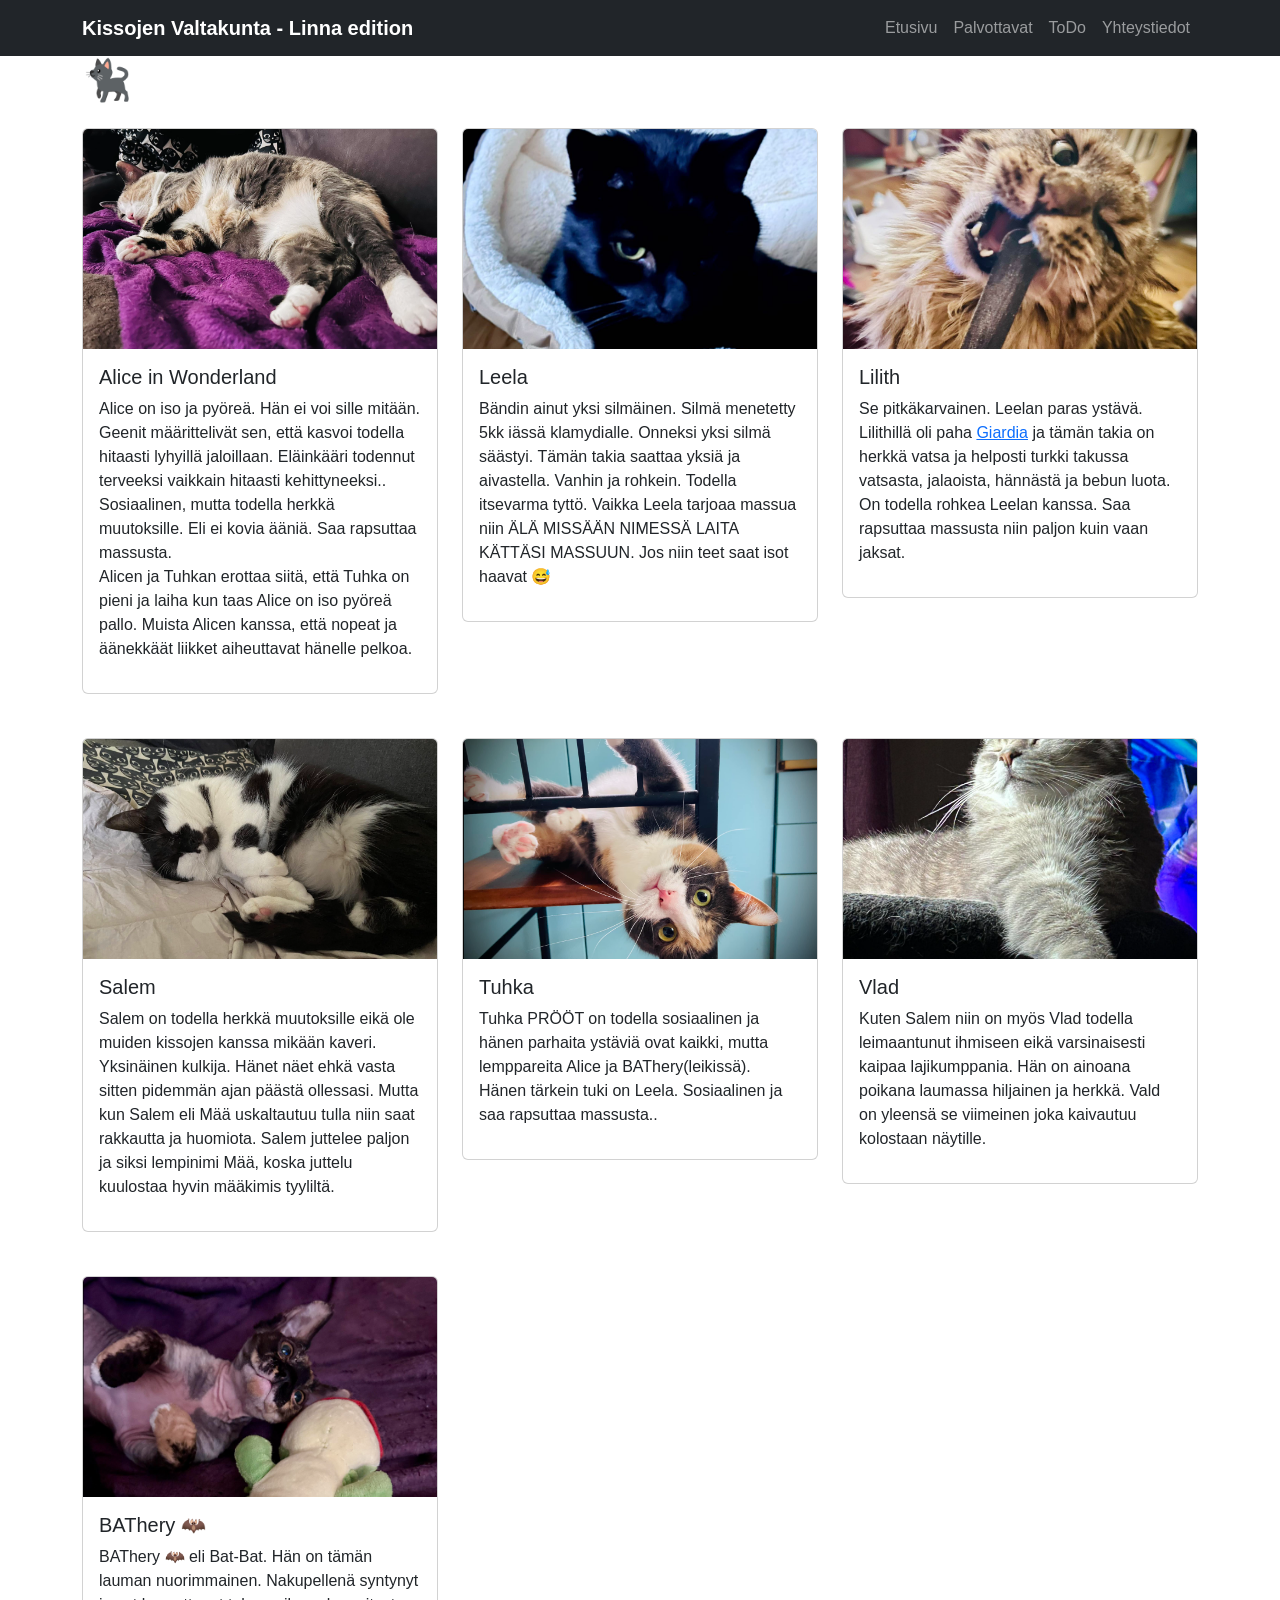
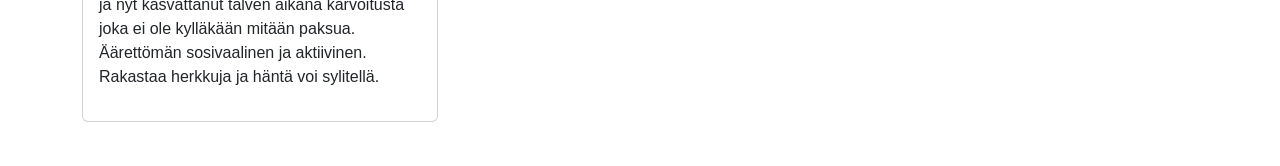
<file: 07_Course_Project_Work/palvottavat.html>
<!DOCTYPE html>
<html lang="fi">
<head>
    <meta charset="UTF-8">
    <meta name="viewport" content="width=device-width, initial-scale=1.0">
    <title>Palvottavat</title>

    <link href="https://cdn.jsdelivr.net/npm/bootstrap@5.3.0/dist/css/bootstrap.min.css" rel="stylesheet">

    <!-- Oma CSS -->
    <link rel="stylesheet" href="style.css">
</head>
<body>

<!-- Navigaatio -->

<nav class="navbar navbar-expand-lg navbar-dark bg-dark">
  <div class="container">
    <a class="navbar-brand" href="index.html">Kissojen Valtakunta - Linna edition</a>

    <button class="navbar-toggler" type="button" data-bs-toggle="collapse" data-bs-target="#menu">
      <span class="navbar-toggler-icon"></span>
    </button>

    <div class="collapse navbar-collapse" id="menu">
      <ul class="navbar-nav ms-auto">
        <li class="nav-item"><a class="nav-link" href="index.html">Etusivu</a></li>
        <li class="nav-item"><a class="nav-link" href="palvottavat.html">Palvottavat</a></li>
        <li class="nav-item"><a class="nav-link" href="todo.html">ToDo</a></li>
        <li class="nav-item"><a class="nav-link" href="yhteystiedot.html">Yhteystiedot</a></li>
      </ul>
    </div>
  </div>
</nav>

<div class="container">
  <h1 class="mb-4">🐈‍⬛</h1>

  <div class="row align-items-start">

    
    <div class="col-md-4 mb-4">
      <div class="card kissa-kortti">
        <img src="images/ALice.png" class="card-img-top kissa-kuva" alt="Alice in Wonderland">
        <div class="card-body">
          <h5>Alice in Wonderland</h5>
          <p>Alice on iso ja pyöreä. Hän ei voi sille mitään. Geenit määrittelivät sen, että kasvoi todella hitaasti lyhyillä jaloillaan. Eläinkääri todennut terveeksi vaikkain hitaasti kehittyneeksi.. Sosiaalinen, mutta todella herkkä muutoksille. Eli ei kovia ääniä. Saa rapsuttaa massusta. 
            <br> Alicen ja Tuhkan erottaa siitä, että Tuhka on pieni ja laiha kun taas Alice on iso pyöreä pallo. Muista Alicen kanssa, että nopeat ja äänekkäät liikket aiheuttavat hänelle pelkoa. </p>
        </div>
      </div>
    </div>


    
    <div class="col-md-4 mb-4">
      <div class="card kissa-kortti">
        <img src="images/Leela.png" class="card-img-top kissa-kuva" alt="Leela">
        <div class="card-body">
          <h5>Leela</h5>
          <p>Bändin ainut yksi silmäinen. Silmä menetetty 5kk iässä klamydialle. Onneksi yksi silmä säästyi. Tämän takia saattaa yksiä ja aivastella. Vanhin ja rohkein. Todella itsevarma tyttö. Vaikka Leela tarjoaa massua niin ÄLÄ MISSÄÄN NIMESSÄ LAITA KÄTTÄSI MASSUUN. Jos niin teet saat isot haavat 😅</p>
        </div>
      </div>
    </div>


    <div class="col-md-4 mb-4">
      <div class="card kissa-kortti">
        <img src="images/Lilith.png" class="card-img-top kissa-kuva" alt="Lilith">
        <div class="card-body">
          <h5>Lilith</h5>
          <p>Se pitkäkarvainen. Leelan paras ystävä. Lilithillä oli paha <a href="https://pyynikinelainlaakarit.fi/ajankohtaista/giardia-lemmikilla/" target="_blank">Giardia</a> ja tämän takia on herkkä vatsa ja helposti turkki takussa vatsasta, jalaoista, hännästä ja bebun luota. On todella rohkea Leelan kanssa. Saa rapsuttaa massusta niin paljon kuin vaan jaksat. </p>
        </div>
      </div>
    </div>

  
    <div class="col-md-4 mb-4">
      <div class="card kissa-kortti">
        <img src="images/salem.png" class="card-img-top kissa-kuva" alt="Salem">
        <div class="card-body">
          <h5>Salem</h5>
          <p>Salem on todella herkkä muutoksille eikä ole muiden kissojen kanssa mikään kaveri. Yksinäinen kulkija. Hänet näet ehkä vasta sitten pidemmän ajan päästä ollessasi. Mutta kun Salem eli Mää uskaltautuu tulla niin saat rakkautta ja huomiota. Salem juttelee paljon ja siksi lempinimi Mää, koska juttelu kuulostaa hyvin  määkimis tyyliltä.</p>
        </div>
      </div>
    </div>

   
    <div class="col-md-4 mb-4">
      <div class="card kissa-kortti">
        <img src="images/Tuhka.png" class="card-img-top kissa-kuva" alt="Tuhka">
        <div class="card-body">
          <h5>Tuhka</h5>
          <p>Tuhka PRÖÖT on todella sosiaalinen ja hänen parhaita ystäviä ovat kaikki, mutta lemppareita Alice ja BAThery(leikissä). Hänen tärkein tuki on Leela. Sosiaalinen ja saa rapsuttaa massusta..</p>
        </div>
      </div>
    </div>

    <div class="col-md-4 mb-4">
      <div class="card kissa-kortti">
        <img src="images/Vlad.png" class="card-img-top kissa-kuva" alt="Vlad">
        <div class="card-body">
          <h5>Vlad</h5>
          <p>Kuten Salem niin on myös Vlad todella leimaantunut ihmiseen eikä varsinaisesti kaipaa lajikumppania. Hän on ainoana poikana laumassa hiljainen ja herkkä. Vald on yleensä se viimeinen joka kaivautuu kolostaan näytille.</p>
        </div>
      </div>
    </div>


    <div class="col-md-4 mb-4">
      <div class="card kissa-kortti">
        <img src="images/BAThery.jpg" class="card-img-top kissa-kuva" alt="BAThery">
        <div class="card-body">
          <h5>BAThery 🦇</h5>
          <p>BAThery 🦇 eli Bat-Bat. Hän on tämän lauman nuorimmainen. Nakupellenä syntynyt ja nyt kasvattanut talven aikana karvoitusta joka ei ole kylläkään mitään paksua. Äärettömän sosivaalinen ja aktiivinen. Rakastaa herkkuja ja häntä voi sylitellä.</p>
        </div>
      </div>
    </div>

  </div>
</div>
<button onclick="scrollToTop()" id="topBtn" title="Takaisin ylös">
  ↑
</button>

<script src="https://cdn.jsdelivr.net/npm/bootstrap@5.3.0/dist/js/bootstrap.bundle.min.js"></script>
<script>
let mybutton = document.getElementById("topBtn");

window.onscroll = function() {
  if (document.body.scrollTop > 200 || document.documentElement.scrollTop > 200) {
    mybutton.style.display = "block";
  } else {
    mybutton.style.display = "none";
  }
};

function scrollToTop() {
  window.scrollTo({ top: 0, behavior: "smooth" });
}
</script>
</body>
</html>
</file>
<file: 02_CSS_Fundamentals copy/style.css>
h1 {
  color: rgb(160, 34, 133);
}
p {
      color: rgb(1, 1, 14);
    }
    
    body {
      background-color: rgb(230, 183, 230);
    }
    
    h1 {
      font-size: 2em;
    }

    .content-box {
  padding: 20px;
  margin: 10px;
  background-color: #f0f0f0;
  border: 1px solid #ccc;
}

table {
      width: 100%;
      border-collapse: collapse;
    }
    
    th, td {
      border: 1px solid #ddd;
      padding: 8px;
      text-align: left;
    }
    
    th {
      background-color: #f2f2f2;
    }
    
    form {
      display: flex;
      flex-direction: column;
      gap: 10px;
    }
    
    label {
      font-weight: bold;
    }
    
    input[type="text"], input[type="email"] {
      padding: 8px;
      border: 1px solid #ddd;
      border-radius: 4px;
    }
    
    input[type="submit"] {
      background-color: #4CAF50;
      color: white;
      padding: 10px;
      border: none;
      border-radius: 4px;
      cursor: pointer;
    }
    
    input[type="submit"]:hover {
      background-color: #45a049;
    }
</file>
<file: 03_Advanced_CSS/style.css>
h1 {
  color: rgb(160, 34, 133);
}
p {
      color: rgb(1, 1, 14);
    }
    
    body {
      background-color: rgb(230, 183, 230);
    }
    
    h1 {
      font-size: 2em;
    }

    .content-box {
  padding: 20px;
  margin: 10px;
  background-color: #f0f0f0;
  border: 1px solid #ccc;
}

table {
      width: 100%;
      border-collapse: collapse;
    }
    
    th, td {
      border: 1px solid #ddd;
      padding: 8px;
      text-align: left;
    }
    
    th {
      background-color: #f2f2f2;
    }
    
    form {
      display: flex;
      flex-direction: column;
      gap: 10px;
    }
    
    label {
      font-weight: bold;
    }
    
    input[type="text"], input[type="email"] {
      padding: 8px;
      border: 1px solid #ddd;
      border-radius: 4px;
    }
    
    input[type="submit"] {
      background-color: #4CAF50;
      color: white;
      padding: 10px;
      border: none;
      border-radius: 4px;
      cursor: pointer;
    }
    
    input[type="submit"]:hover {
      background-color: #45a049;
    }
   .transition-button {
        background-color: rgb(98, 20, 134);
        padding: 10px 20px;
        border: none;
        cursor: pointer;
        transition: background-color 0.3s ease;
      }
      
      .transition-button:hover {
        background-color: rgb(151, 97, 127);
      }

      .animation-box {
        width: 50px;
        height: 50px;
        background-color: lightgreen;
        position: relative;
        animation: move 2s infinite alternate;
      }
      
      @keyframes move {
        from {
          left: 0;
        }
        to {
          left: 100px;
        }
      }
      .pseudo-list li:nth-child(odd) {
        background-color: rgb(9, 136, 47);
      }
      
      .pseudo-list li:nth-child(even) {
        background-color: rgb(202, 117, 228);
      }

      .filter-image {
        filter: grayscale(100%);
        transition: filter 0.3s ease;
      }
      
      .filter-image:hover {
        filter: grayscale(0%);
      }

      .quote {
        position: relative;
        padding-left: 20px;
        font-style: italic;
      }
      
      .quote::before {
        content: '“';
        font-size: 40px;
        position: absolute;
        left: 0;
        top: 0;
        color: lightgray;
      }
</file>
<file: 04_Page_layout/style.css>
h1 {
  color: rgb(160, 34, 133);
}
p {
      color: rgb(1, 1, 14);
    }
    
    body {
      background-color: rgb(230, 183, 230);
    }
    
    h1 {
      font-size: 2em;
    }

    .content-box {
  padding: 20px;
  margin: 10px;
  background-color: #f0f0f0;
  border: 1px solid #ccc;
}

table {
      width: 100%;
      border-collapse: collapse;
    }
    
    th, td {
      border: 1px solid #ddd;
      padding: 8px;
      text-align: left;
    }
    
    th {
      background-color: #f2f2f2;
    }
    
    form {
      display: flex;
      flex-direction: column;
      gap: 10px;
    }
    
    label {
      font-weight: bold;
    }
    
    input[type="text"], input[type="email"] {
      padding: 8px;
      border: 1px solid #ddd;
      border-radius: 4px;
    }
    
    input[type="submit"] {
      background-color: #4CAF50;
      color: white;
      padding: 10px;
      border: none;
      border-radius: 4px;
      cursor: pointer;
    }
    
    input[type="submit"]:hover {
      background-color: #45a049;
    }
   .transition-button {
        background-color: rgb(98, 20, 134);
        padding: 10px 20px;
        border: none;
        cursor: pointer;
        transition: background-color 0.3s ease;
      }
      
      .transition-button:hover {
        background-color: rgb(151, 97, 127);
      }

      .animation-box {
        width: 50px;
        height: 50px;
        background-color: lightgreen;
        position: relative;
        animation: move 2s infinite alternate;
      }
      
      @keyframes move {
        from {
          left: 0;
        }
        to {
          left: 100px;
        }
      }
      .pseudo-list li:nth-child(odd) {
        background-color: rgb(9, 136, 47);
      }
      
      .pseudo-list li:nth-child(even) {
        background-color: rgb(202, 117, 228);
      }

      .filter-image {
        filter: grayscale(100%);
        transition: filter 0.3s ease;
      }
      
      .filter-image:hover {
        filter: grayscale(0%);
      }

      .quote {
        position: relative;
        padding-left: 20px;
        font-style: italic;
      }
      
      .quote::before {
        content: '“';
        font-size: 40px;
        position: absolute;
        left: 0;
        top: 0;
        color: lightgray;
      }

.grid-container {
  display: grid;
  grid-template-columns: repeat(3, 1fr);
  grid-gap: 10px;
}

.grid-item {
  background-color: lightgreen;
  padding: 20px;
  text-align: center;
}

.flex-container {
  display: flex;
  justify-content: space-around;
  align-items: center;
}

.box {
  background-color: lightblue;
  padding: 20px;
  text-align: center;
}
.responsive-box {
  padding: 20px;
  text-align: center;
}

@media (max-width: 600px) {
  .responsive-box {
    background-color: lightcoral;
  }
}

@media (min-width: 601px) {
  .responsive-box {
    background-color: lightseagreen;
  }
}
</file>
<file: 05_Responsive_Design/style.css>
h1 {
  color: rgb(160, 34, 133);
}
p {
      color: rgb(1, 1, 14);
    }
    
    body {
      background-color: rgb(230, 183, 230);
    }
    
    h1 {
      font-size: 2em;
    }

    .content-box {
  padding: 20px;
  margin: 10px;
  background-color: #f0f0f0;
  border: 1px solid #ccc;
}

table {
      width: 100%;
      border-collapse: collapse;
    }
    
    th, td {
      border: 1px solid #ddd;
      padding: 8px;
      text-align: left;
    }
    
    th {
      background-color: #f2f2f2;
    }
    
    form {
      display: flex;
      flex-direction: column;
      gap: 10px;
    }
    
    label {
      font-weight: bold;
    }
    
    input[type="text"], input[type="email"] {
      padding: 8px;
      border: 1px solid #ddd;
      border-radius: 4px;
    }
    
    input[type="submit"] {
      background-color: #4CAF50;
      color: white;
      padding: 10px;
      border: none;
      border-radius: 4px;
      cursor: pointer;
    }
    
    input[type="submit"]:hover {
      background-color: #45a049;
    }
   .transition-button {
        background-color: rgb(98, 20, 134);
        padding: 10px 20px;
        border: none;
        cursor: pointer;
        transition: background-color 0.3s ease;
      }
      
      .transition-button:hover {
        background-color: rgb(151, 97, 127);
      }

      .animation-box {
        width: 50px;
        height: 50px;
        background-color: lightgreen;
        position: relative;
        animation: move 2s infinite alternate;
      }
      
      @keyframes move {
        from {
          left: 0;
        }
        to {
          left: 100px;
        }
      }
      .pseudo-list li:nth-child(odd) {
        background-color: rgb(9, 136, 47);
      }
      
      .pseudo-list li:nth-child(even) {
        background-color: rgb(202, 117, 228);
      }

      .filter-image {
        filter: grayscale(100%);
        transition: filter 0.3s ease;
      }
      
      .filter-image:hover {
        filter: grayscale(0%);
      }

      .quote {
        position: relative;
        padding-left: 20px;
        font-style: italic;
      }
      
      .quote::before {
        content: '“';
        font-size: 40px;
        position: absolute;
        left: 0;
        top: 0;
        color: lightgray;
      }

.grid-container {
  display: grid;
  grid-template-columns: repeat(3, 1fr);
  grid-gap: 10px;
}

.grid-item {
  background-color: lightgreen;
  padding: 20px;
  text-align: center;
}

.flex-container {
  display: flex;
  justify-content: space-around;
  align-items: center;
}

.box {
  background-color: lightblue;
  padding: 20px;
  text-align: center;
}
.responsive-box {
  padding: 20px;
  text-align: center;
}

@media (max-width: 600px) {
  .responsive-box {
    background-color: lightcoral;
  }
}

@media (min-width: 601px) {
  .responsive-box {
    background-color: lightseagreen;
  }
}
.responsive-container {
      display: flex;
      flex-wrap: wrap;
    }
    
    .column {
      flex: 1;
      padding: 10px;
    }
    
    @media (max-width: 600px) {
      .column {
        flex: 100%;
      }
    }

    .responsive-image {
      max-width: 100%;
      height: auto;
    }

    .media-query-box {
      padding: 20px;
      text-align: center;
    }
    
    @media (max-width: 600px) {
      .media-query-box {
        background-color: lightcoral;
      }
    }
    
    @media (min-width: 601px) {
      .media-query-box {
        background-color: lightblue;
      }
    }
    .responsive-nav .nav-list {
      display: flex;
      list-style: none;
    }
    
    @media (max-width: 600px) {
      .responsive-nav .nav-list {
        display: none;
      }
    
      .responsive-nav .menu-toggle {
        display: block;
      }
    }
</file>
<file: 07_Course_Project_Work/style.css>
body {
    font-family: Arial, sans-serif;
}

h1 {
    color: #333;
    margin-bottom: 20px;
}

.navbar-brand {
    font-weight: bold;
}

.card {
    margin-bottom: 20px;
}

footer {
    margin-top: 40px;
    padding: 20px;
    background-color: #222;
    color: white;
    text-align: center;
}


.kissa-kuva {
    width: 100%;        /* täyttää kortin leveyden */
    height: 220px;      /* kaikki saman korkuisia */
    object-fit: cover;  /* EI venytä, rajaa siististi */
}

#topBtn {
    position: fixed;
    bottom: 20px;
    right: 20px;
    display: none;          /* piilossa aluksi */
    background-color: #0d6efd;
    color: white;
    border: none;
    padding: 10px 15px;
    border-radius: 50%;
    font-size: 20px;
    cursor: pointer;
    box-shadow: 0 5px 15px rgba(0,0,0,0.3);
}

#topBtn:hover {
    background-color: #360232;
}

/* Takaisin ylös nappi */
#topBtn {
    position: fixed;
    bottom: 20px;
    right: 20px;
    display: none;
}

/* Korjaa mahdolliset tekstiongelmat */
.card {
    height: auto;
}

.card-body {
    overflow: visible;
}
</file>
<file: Workshop_6_Bootstrap/style.css>
h1 {
  color: rgb(160, 34, 133);
}
p {
      color: rgb(1, 1, 14);
    }
    
    body {
      background-color: rgb(230, 183, 230);
    }
    
    h1 {
      font-size: 2em;
    }

    .content-box {
  padding: 20px;
  margin: 10px;
  background-color: #f0f0f0;
  border: 1px solid #ccc;
}

table {
      width: 100%;
      border-collapse: collapse;
    }
    
    th, td {
      border: 1px solid #ddd;
      padding: 8px;
      text-align: left;
    }
    
    th {
      background-color: #f2f2f2;
    }
    
    form {
      display: flex;
      flex-direction: column;
      gap: 10px;
    }
    
    label {
      font-weight: bold;
    }
    
    input[type="text"], input[type="email"] {
      padding: 8px;
      border: 1px solid #ddd;
      border-radius: 4px;
    }
    
    input[type="submit"] {
      background-color: #4CAF50;
      color: white;
      padding: 10px;
      border: none;
      border-radius: 4px;
      cursor: pointer;
    }
    
    input[type="submit"]:hover {
      background-color: #45a049;
    }
   .transition-button {
        background-color: rgb(98, 20, 134);
        padding: 10px 20px;
        border: none;
        cursor: pointer;
        transition: background-color 0.3s ease;
      }
      
      .transition-button:hover {
        background-color: rgb(151, 97, 127);
      }

      .animation-box {
        width: 50px;
        height: 50px;
        background-color: lightgreen;
        position: relative;
        animation: move 2s infinite alternate;
      }
      
      @keyframes move {
        from {
          left: 0;
        }
        to {
          left: 100px;
        }
      }
      .pseudo-list li:nth-child(odd) {
        background-color: rgb(9, 136, 47);
      }
      
      .pseudo-list li:nth-child(even) {
        background-color: rgb(202, 117, 228);
      }

      .filter-image {
        filter: grayscale(100%);
        transition: filter 0.3s ease;
      }
      
      .filter-image:hover {
        filter: grayscale(0%);
      }

      .quote {
        position: relative;
        padding-left: 20px;
        font-style: italic;
      }
      
      .quote::before {
        content: '“';
        font-size: 40px;
        position: absolute;
        left: 0;
        top: 0;
        color: lightgray;
      }

.grid-container {
  display: grid;
  grid-template-columns: repeat(3, 1fr);
  grid-gap: 10px;
}

.grid-item {
  background-color: lightgreen;
  padding: 20px;
  text-align: center;
}

.flex-container {
  display: flex;
  justify-content: space-around;
  align-items: center;
}

.box {
  background-color: lightblue;
  padding: 20px;
  text-align: center;
}
.responsive-box {
  padding: 20px;
  text-align: center;
}

@media (max-width: 600px) {
  .responsive-box {
    background-color: lightcoral;
  }
}

@media (min-width: 601px) {
  .responsive-box {
    background-color: lightseagreen;
  }
}
.responsive-container {
      display: flex;
      flex-wrap: wrap;
    }
    
    .column {
      flex: 1;
      padding: 10px;
    }
    
    @media (max-width: 600px) {
      .column {
        flex: 100%;
      }
    }

    .responsive-image {
      max-width: 100%;
      height: auto;
    }

    .media-query-box {
      padding: 20px;
      text-align: center;
    }
    
    @media (max-width: 600px) {
      .media-query-box {
        background-color: lightcoral;
      }
    }
    
    @media (min-width: 601px) {
      .media-query-box {
        background-color: lightblue;
      }
    }
    .responsive-nav .nav-list {
      display: flex;
      list-style: none;
    }
    
    @media (max-width: 600px) {
      .responsive-nav .nav-list {
        display: none;
      }
    
      .responsive-nav .menu-toggle {
        display: block;
      }
    }
</file>
